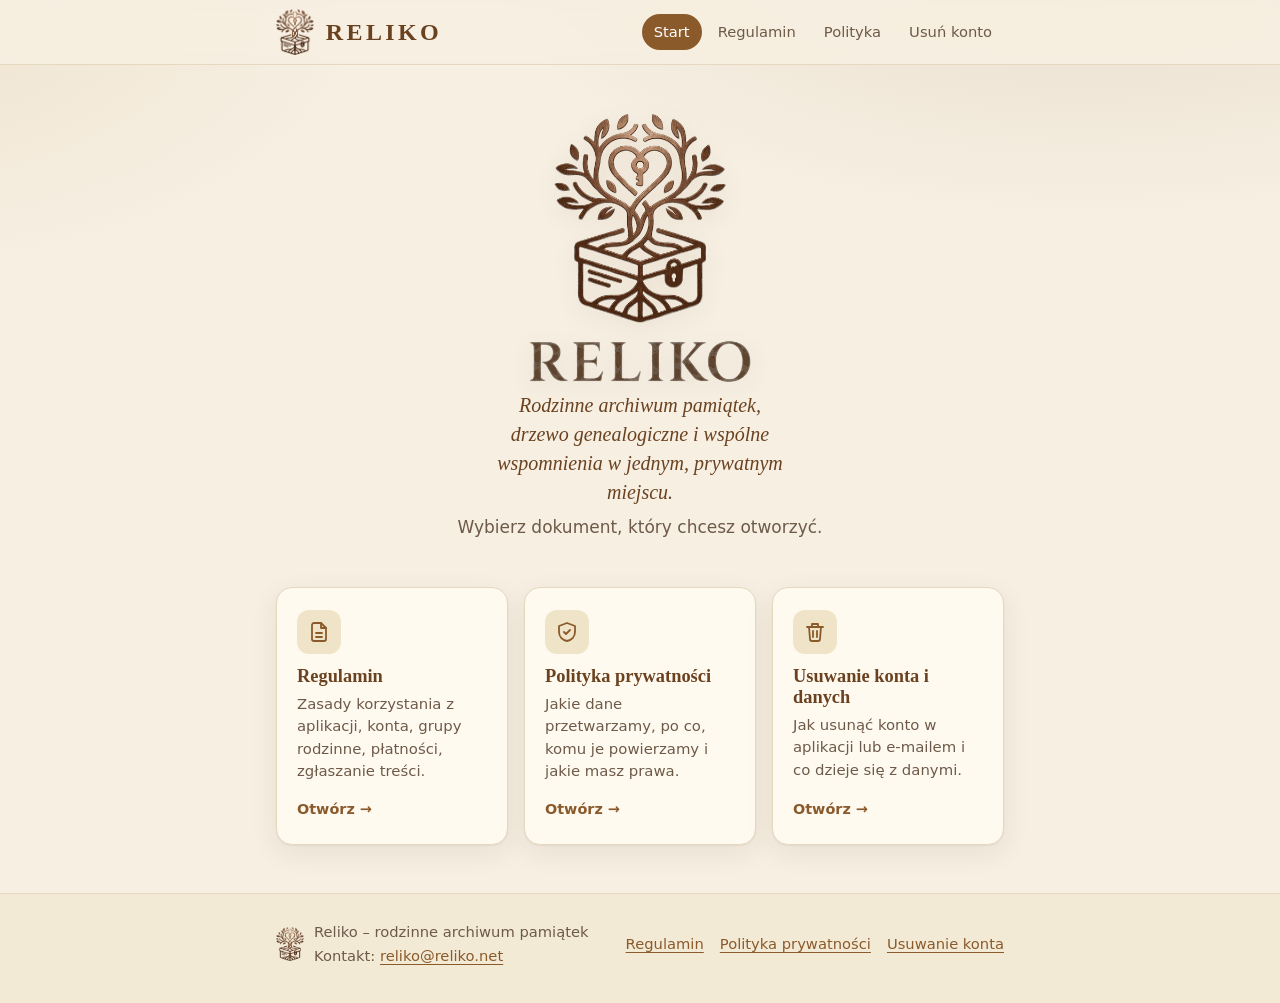
<file: index.html>
<!doctype html>
<html lang="pl">
<head>
<meta charset="utf-8">
<meta name="viewport" content="width=device-width, initial-scale=1">
<title>Reliko – rodzinne archiwum pamiątek</title>
<meta name="description" content="Regulamin, Polityka prywatności i usuwanie konta w aplikacji Reliko, rodzinnym archiwum pamiątek.">
<meta name="theme-color" content="#f6efe2">
<link rel="icon" type="image/png" sizes="32x32" href="img/favicon-32.png">
<link rel="icon" type="image/png" sizes="64x64" href="img/favicon-64.png">
<link rel="apple-touch-icon" href="img/apple-touch-icon.png">
<meta property="og:type" content="website">
<meta property="og:site_name" content="Reliko">
<meta property="og:title" content="Reliko – rodzinne archiwum pamiątek">
<meta property="og:description" content="Regulamin, Polityka prywatności i usuwanie konta w aplikacji Reliko, rodzinnym archiwum pamiątek.">
<meta property="og:image" content="https://legal.reliko.net/img/og.png">
<meta name="twitter:card" content="summary_large_image">
<link rel="stylesheet" href="style.css">
</head>
<body>
<header class="site-header"><div class="wrap">
  <a class="brand" href="index.html" aria-label="Reliko – strona główna"><img src="img/icon-header.png" alt="" width="40" height="46"><span>Reliko</span></a>
  <nav class="site-nav" aria-label="Główna nawigacja"><a href="index.html" aria-current="page">Start</a><a href="regulamin.html">Regulamin</a><a href="polityka.html">Polityka</a><a href="usun-konto.html">Usuń konto</a></nav>
</div></header>
<div class="wrap">
<section class="landing">
  <img class="logo" src="img/logo.png" alt="Reliko – logo: drzewo z sercem i kluczem wyrastające ze skrzyni" width="208" height="252">
  <p class="tagline">Rodzinne archiwum pamiątek, drzewo genealogiczne i wspólne wspomnienia w jednym, prywatnym miejscu.</p>
  <p class="lead">Wybierz dokument, który chcesz otworzyć.</p>
</section>
<main>
<nav class="choices" aria-label="Dokumenty">
  <a class="choice" href="regulamin.html">
    <div class="ico"><svg viewBox="0 0 24 24" fill="none" stroke="currentColor" stroke-width="1.8" stroke-linecap="round" stroke-linejoin="round"><path d="M14 3H7a2 2 0 0 0-2 2v14a2 2 0 0 0 2 2h10a2 2 0 0 0 2-2V8z"/><path d="M14 3v5h5M9 13h6M9 17h6"/></svg></div>
    <strong>Regulamin</strong>
    <span class="d">Zasady korzystania z aplikacji, konta, grupy rodzinne, płatności, zgłaszanie treści.</span>
    <span class="go">Otwórz →</span>
  </a>
  <a class="choice" href="polityka.html">
    <div class="ico"><svg viewBox="0 0 24 24" fill="none" stroke="currentColor" stroke-width="1.8" stroke-linecap="round" stroke-linejoin="round"><path d="M12 3l8 3v6c0 4.5-3.2 8-8 9-4.8-1-8-4.5-8-9V6z"/><path d="M9 12l2 2 4-4"/></svg></div>
    <strong>Polityka prywatności</strong>
    <span class="d">Jakie dane przetwarzamy, po co, komu je powierzamy i jakie masz prawa.</span>
    <span class="go">Otwórz →</span>
  </a>
  <a class="choice" href="usun-konto.html">
    <div class="ico"><svg viewBox="0 0 24 24" fill="none" stroke="currentColor" stroke-width="1.8" stroke-linecap="round" stroke-linejoin="round"><path d="M4 7h16M10 11v6M14 11v6M6 7l1 12a2 2 0 0 0 2 2h6a2 2 0 0 0 2-2l1-12M9 7V4h6v3"/></svg></div>
    <strong>Usuwanie konta i danych</strong>
    <span class="d">Jak usunąć konto w aplikacji lub e-mailem i co dzieje się z danymi.</span>
    <span class="go">Otwórz →</span>
  </a>
</nav>
</main>
</div>
<footer class="site-footer"><div class="wrap">
  <div class="fbrand"><img src="img/icon-header.png" alt="" width="30" height="34"><p>Reliko – rodzinne archiwum pamiątek<br>Kontakt: <a href="mailto:reliko@reliko.net">reliko@reliko.net</a></p></div>
  <nav aria-label="Dokumenty"><a href="regulamin.html">Regulamin</a><a href="polityka.html">Polityka prywatności</a><a href="usun-konto.html">Usuwanie konta</a></nav>
</div></footer>
</body>
</html>
</file>
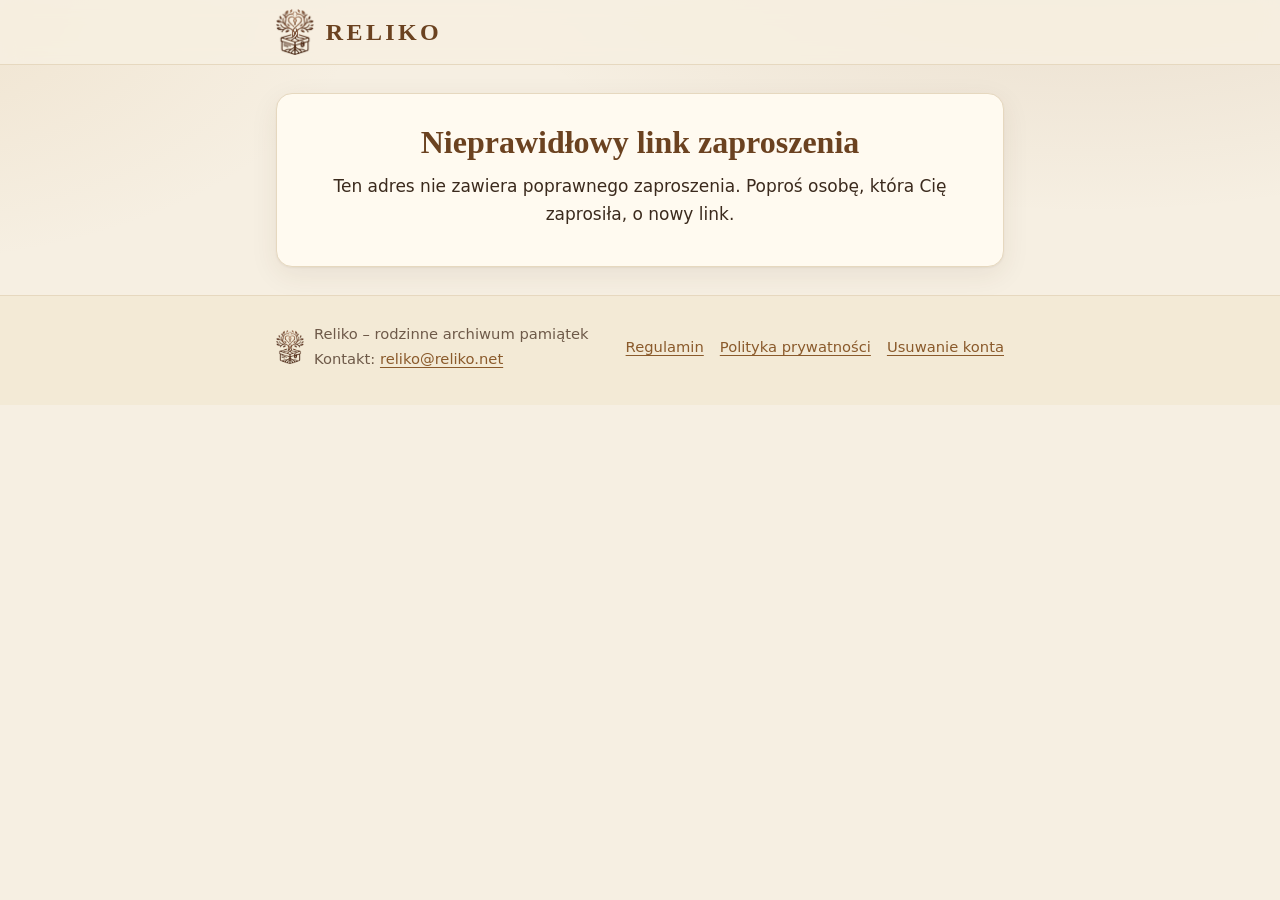
<file: dolacz.html>
<!doctype html>
<html lang="pl">
<head>
<meta charset="utf-8">
<meta name="viewport" content="width=device-width, initial-scale=1">
<title>Zaproszenie do rodziny – Reliko</title>
<meta name="description" content="Zaproszenie do rodzinnego archiwum w aplikacji Reliko.">
<meta name="robots" content="noindex, nofollow">
<meta name="referrer" content="no-referrer">
<meta name="theme-color" content="#f6efe2">
<link rel="icon" type="image/png" sizes="32x32" href="img/favicon-32.png">
<link rel="stylesheet" href="style.css">
<style>
  .invite { background:var(--card); border:1px solid var(--line); border-radius:16px; box-shadow:var(--shadow); padding:28px 24px; margin:28px 0; text-align:center; }
  .invite h1 { font:600 clamp(1.5rem,5vw,2rem)/1.25 var(--serif); color:var(--accent-dark); margin:0 0 10px; }
  .invite p { margin:.6em 0; }
  .btn { display:inline-block; background:var(--accent); color:#fff; text-decoration:none; font-weight:600; padding:14px 26px; border-radius:999px; margin:12px 0 4px; border:0; font-size:1rem; cursor:pointer; }
  .btn:hover { background:var(--accent-dark); color:#fff; }
  .token { font:600 1.15rem/1.4 ui-monospace,SFMono-Regular,Menlo,Consolas,monospace; letter-spacing:.06em; background:#fff; border:1px dashed var(--accent); border-radius:10px; padding:10px 12px; word-break:break-all; user-select:all; }
  .steps { text-align:left; max-width:520px; margin:18px auto 0; }
  .steps li { margin:.5em 0; }
  .note { color:var(--muted); font-size:.92rem; }
  [hidden] { display:none !important; }
</style>
</head>
<body>
<header class="site-header"><div class="wrap">
  <a class="brand" href="index.html" aria-label="Reliko – strona główna"><img src="img/icon-header.png" alt="" width="40" height="46"><span>Reliko</span></a>
</div></header>
<div class="wrap">
<main class="invite">
  <div id="valid" hidden>
    <h1>Zaproszono Cię do rodzinnego archiwum</h1>
    <p>Otwórz zaproszenie w aplikacji Reliko, zaloguj się (albo załóż konto) i wyślij prośbę o dołączenie. Właściciel lub administrator rodziny musi ją zatwierdzić, zanim zobaczysz archiwum.</p>
    <a id="open" class="btn" href="#">Otwórz w aplikacji Reliko</a>
    <p class="note">Przycisk działa na telefonie z zainstalowaną aplikacją.</p>
    <ol class="steps">
      <li>Zainstaluj aplikację Reliko na telefonie z Androidem.</li>
      <li>Jeśli przycisk powyżej nie otwiera aplikacji: skopiuj poniższy kod zaproszenia.</li>
      <li>W aplikacji wybierz „Dołącz do istniejącej grupy” i wklej kod (albo cały link z wiadomości) w polu „Kod lub link zaproszenia”.</li>
    </ol>
    <div id="token" class="token"></div>
    <button id="copy" class="btn" type="button">Kopiuj kod zaproszenia</button>
  </div>
  <div id="invalid" hidden>
    <h1>Nieprawidłowy link zaproszenia</h1>
    <p>Ten adres nie zawiera poprawnego zaproszenia. Poproś osobę, która Cię zaprosiła, o nowy link.</p>
  </div>
</main>
</div>
<footer class="site-footer"><div class="wrap">
  <div class="fbrand"><img src="img/icon-header.png" alt="" width="30" height="34"><p>Reliko – rodzinne archiwum pamiątek<br>Kontakt: <a href="mailto:reliko@reliko.net">reliko@reliko.net</a></p></div>
  <nav aria-label="Dokumenty"><a href="regulamin.html">Regulamin</a><a href="polityka.html">Polityka prywatności</a><a href="usun-konto.html">Usuwanie konta</a></nav>
</div></footer>
<script>
(function () {
  // Kod zaproszenia z adresu (?k=...). Strona jest statyczna: nic nie jest
  // nigdzie wysyłane, a sam kod nie daje dostępu - tylko pozwala poprosić
  // o dołączenie, co musi zatwierdzić właściciel lub administrator rodziny.
  var k = (new URLSearchParams(location.search).get('k') || '').trim().toUpperCase();
  var ok = /^[A-Z0-9]{20,64}$/.test(k);
  document.getElementById(ok ? 'valid' : 'invalid').hidden = false;
  if (!ok) return;
  document.getElementById('token').textContent = k;
  var open = document.getElementById('open');
  var isAndroid = /android/i.test(navigator.userAgent);
  open.href = isAndroid
    ? 'intent://join?k=' + k + '#Intent;scheme=reliko;package=net.reliko.app;end'
    : 'reliko://join?k=' + k;
  document.getElementById('copy').addEventListener('click', function () {
    var btn = this;
    function done() { btn.textContent = 'Skopiowano'; }
    if (navigator.clipboard && navigator.clipboard.writeText) {
      navigator.clipboard.writeText(k).then(done, function () {});
    } else {
      var r = document.createRange();
      r.selectNodeContents(document.getElementById('token'));
      var s = getSelection(); s.removeAllRanges(); s.addRange(r);
      try { document.execCommand('copy'); done(); } catch (e) {}
    }
  });
})();
</script>
</body>
</html>
</file>
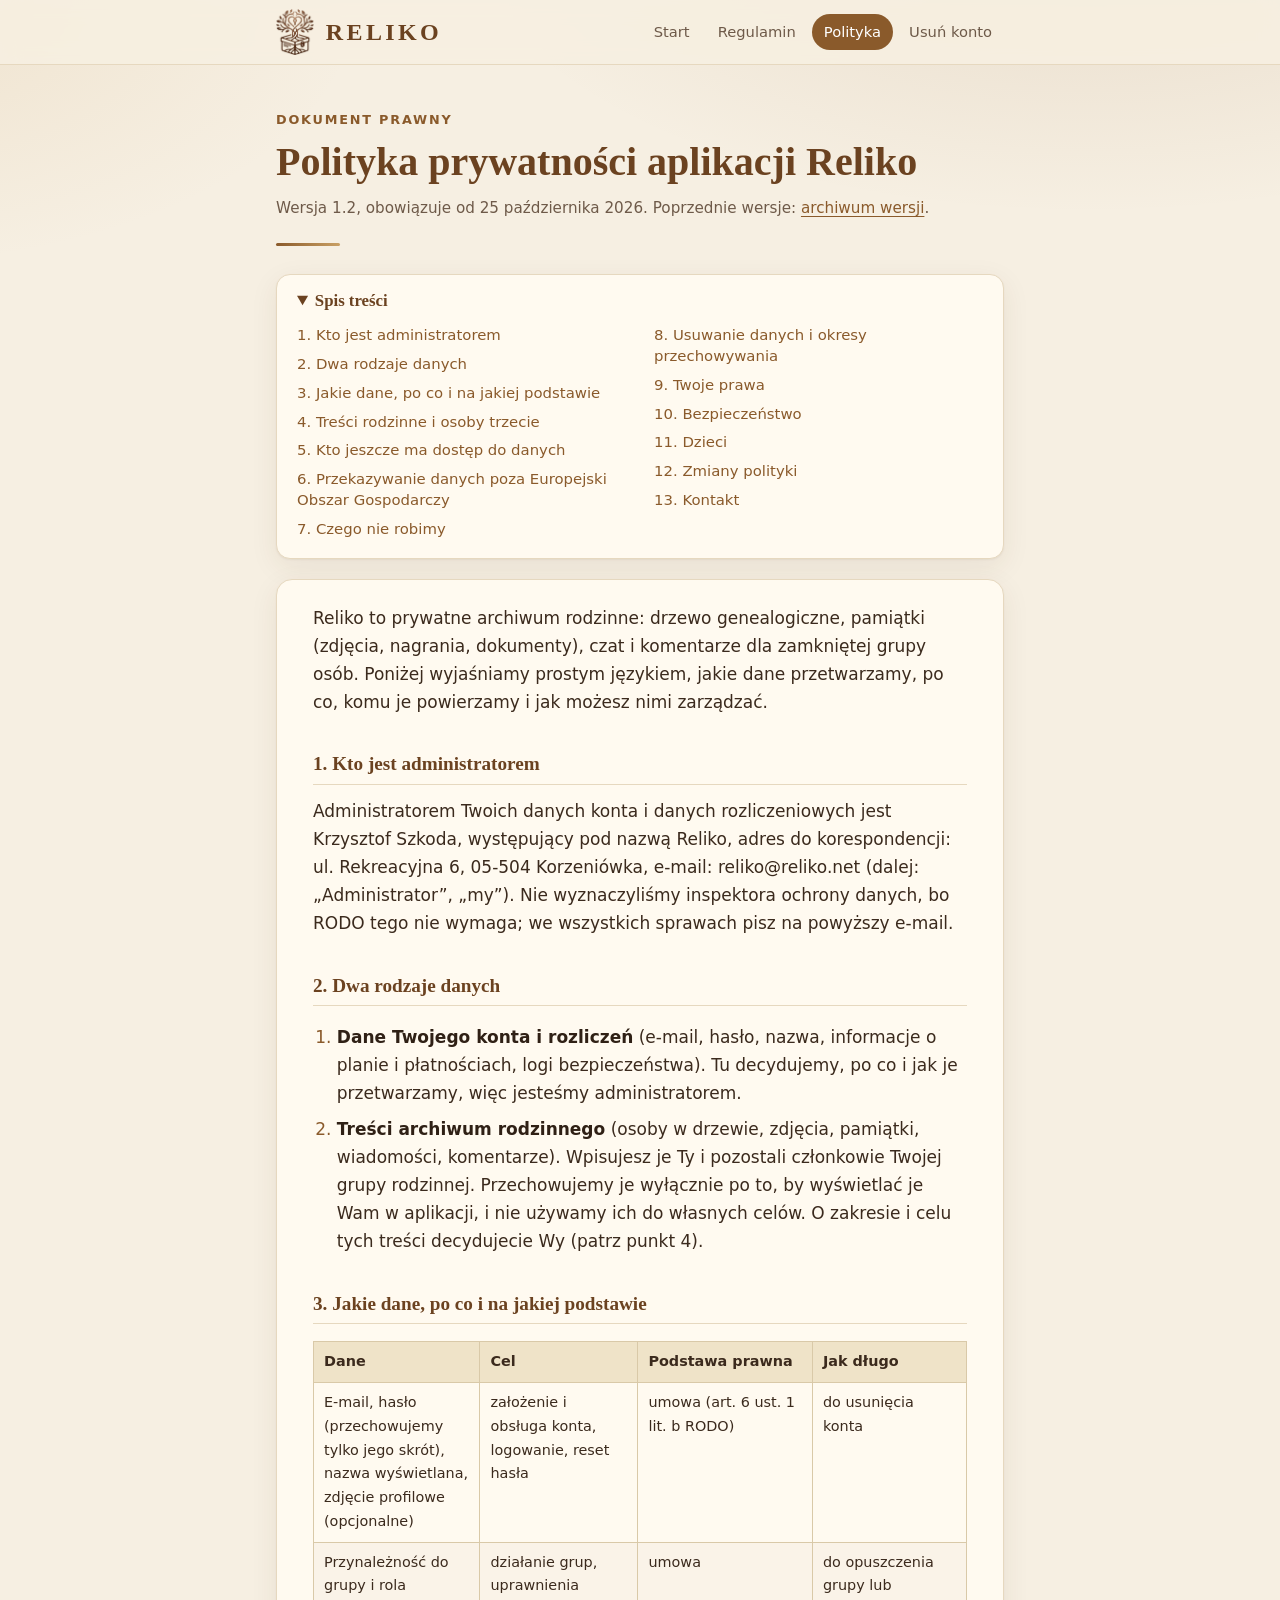
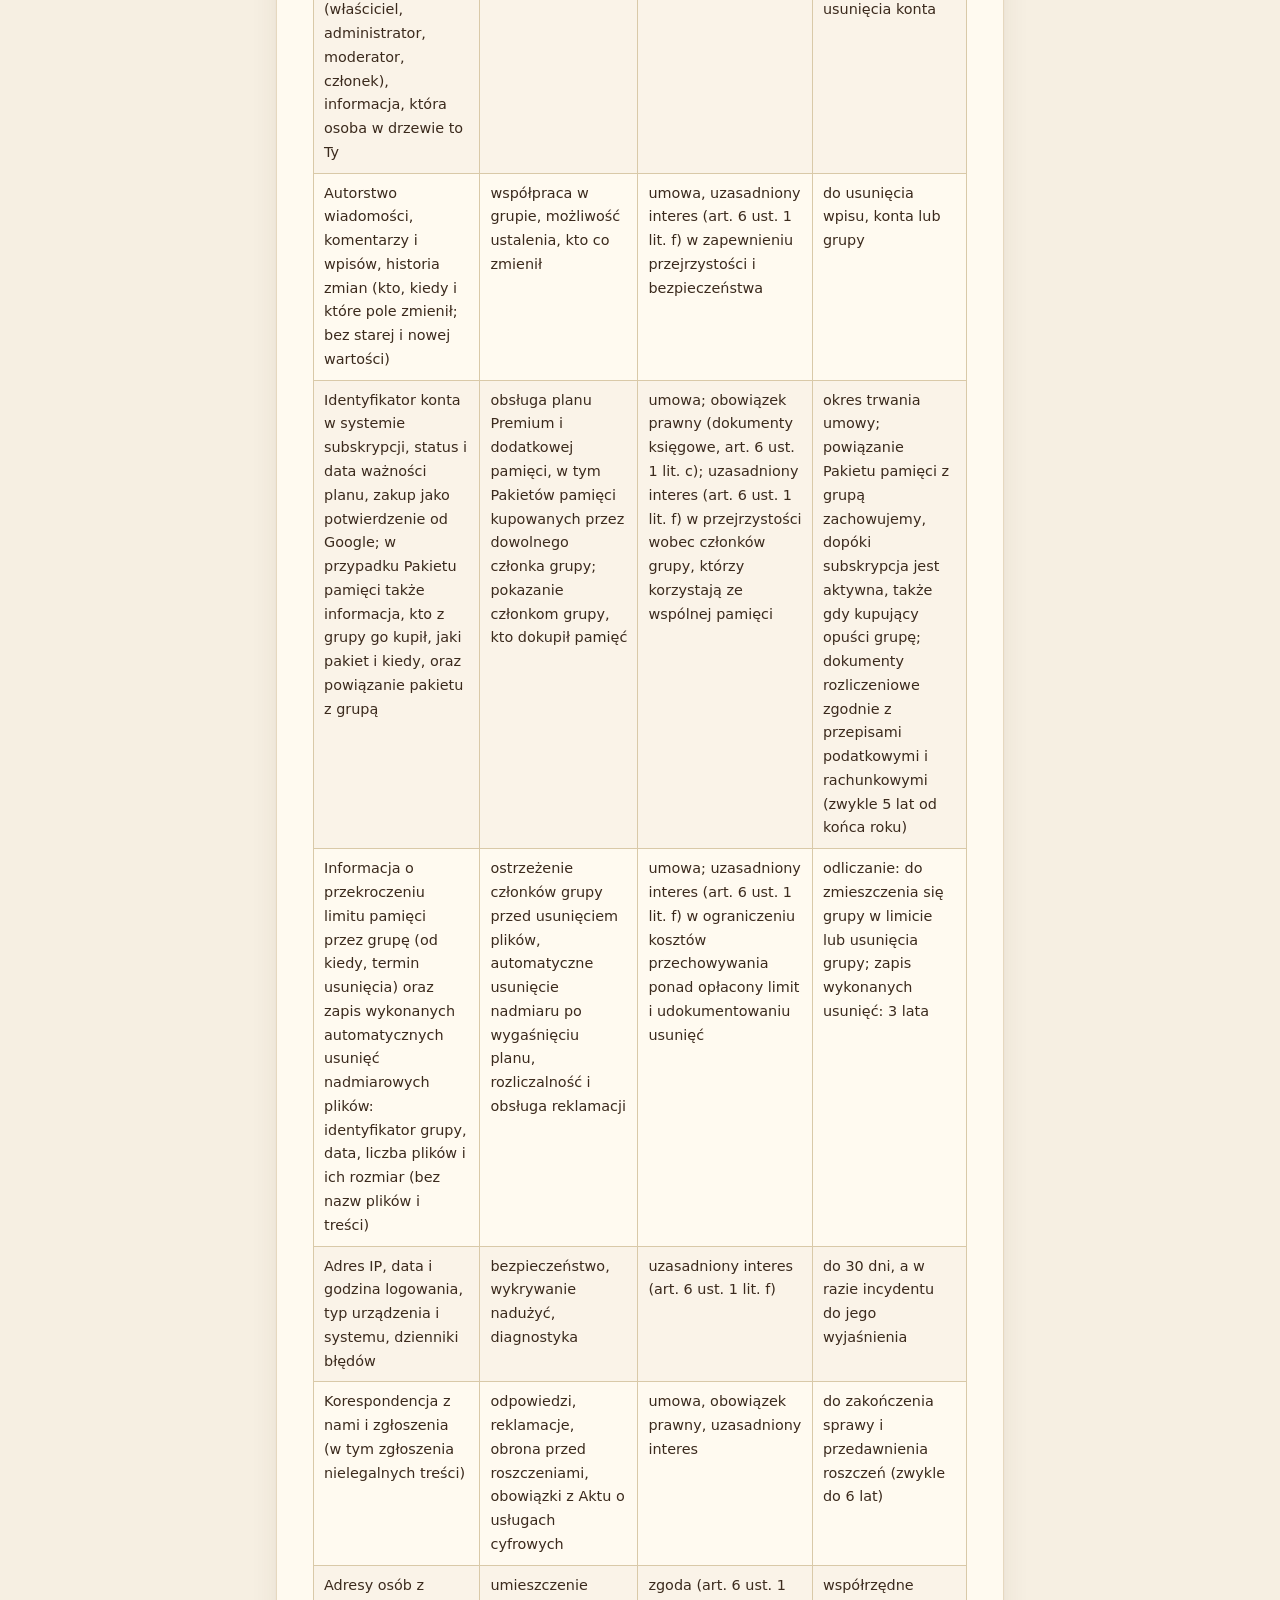
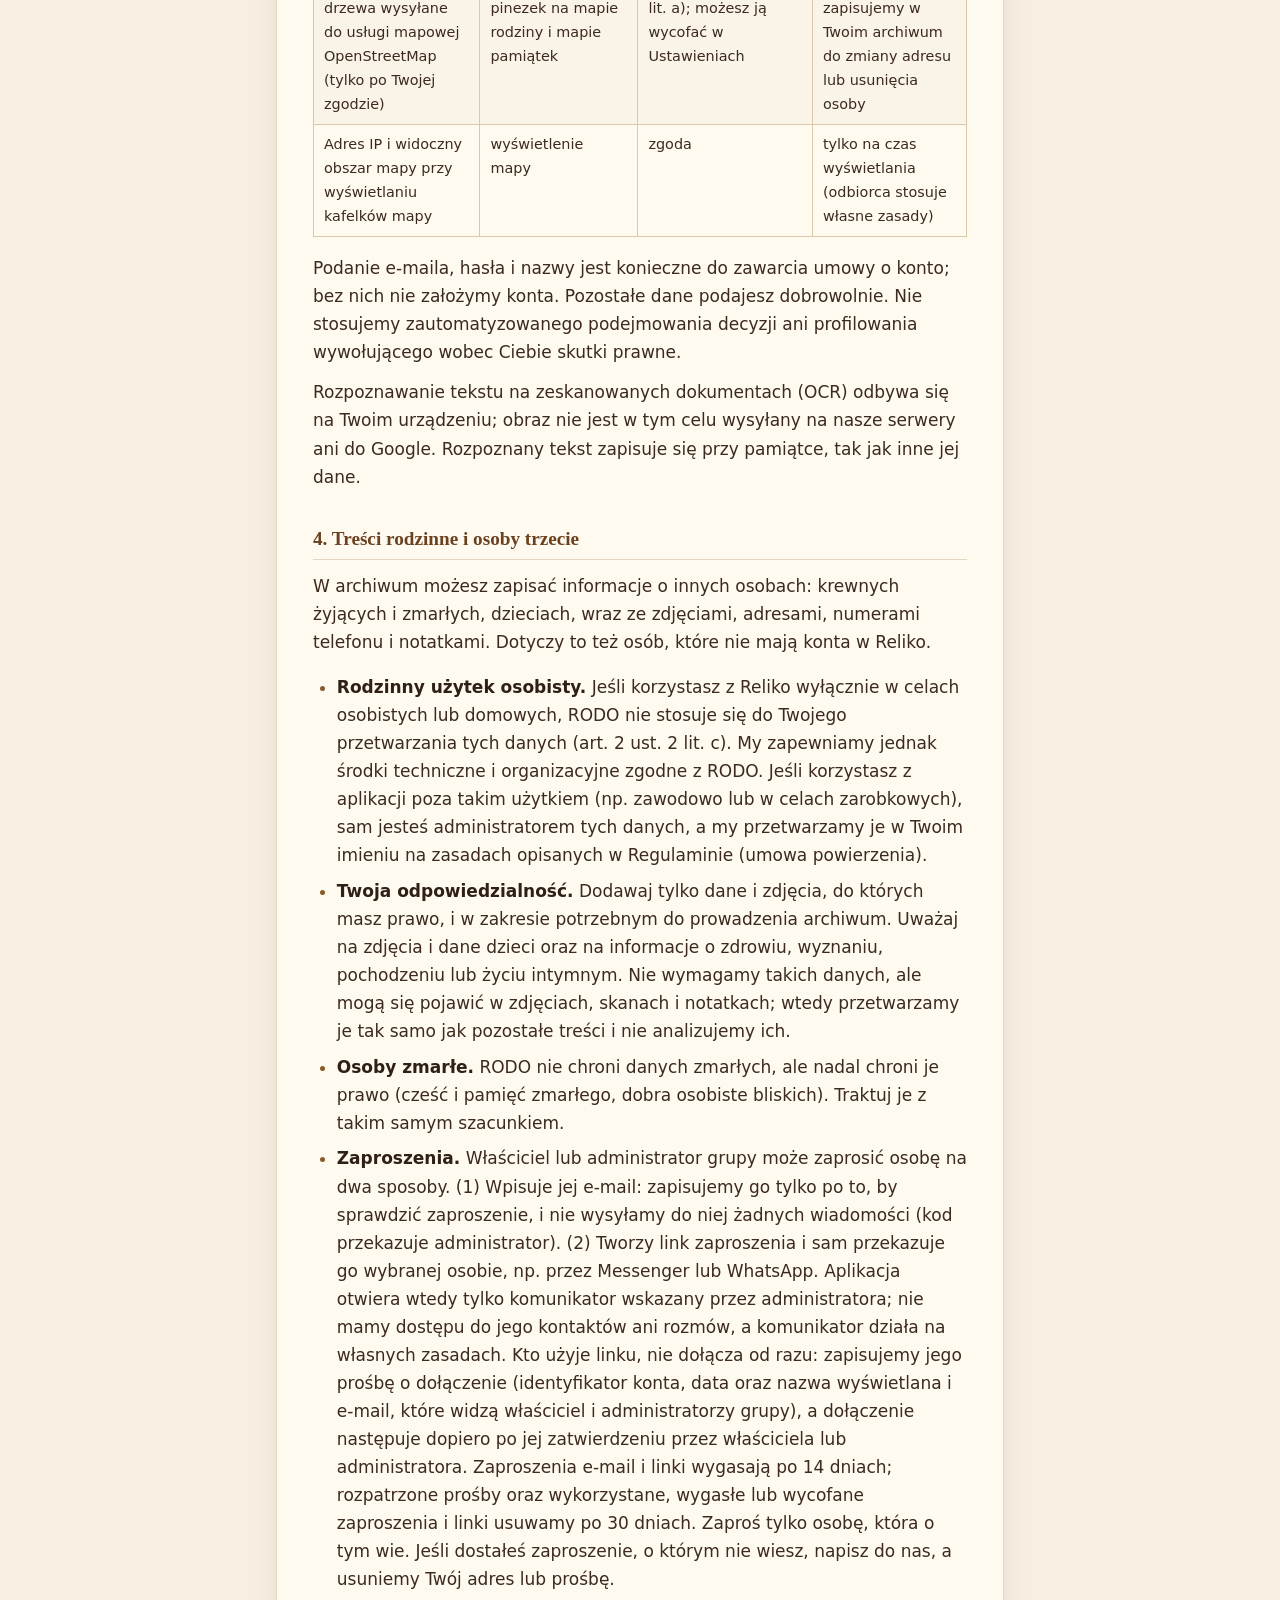
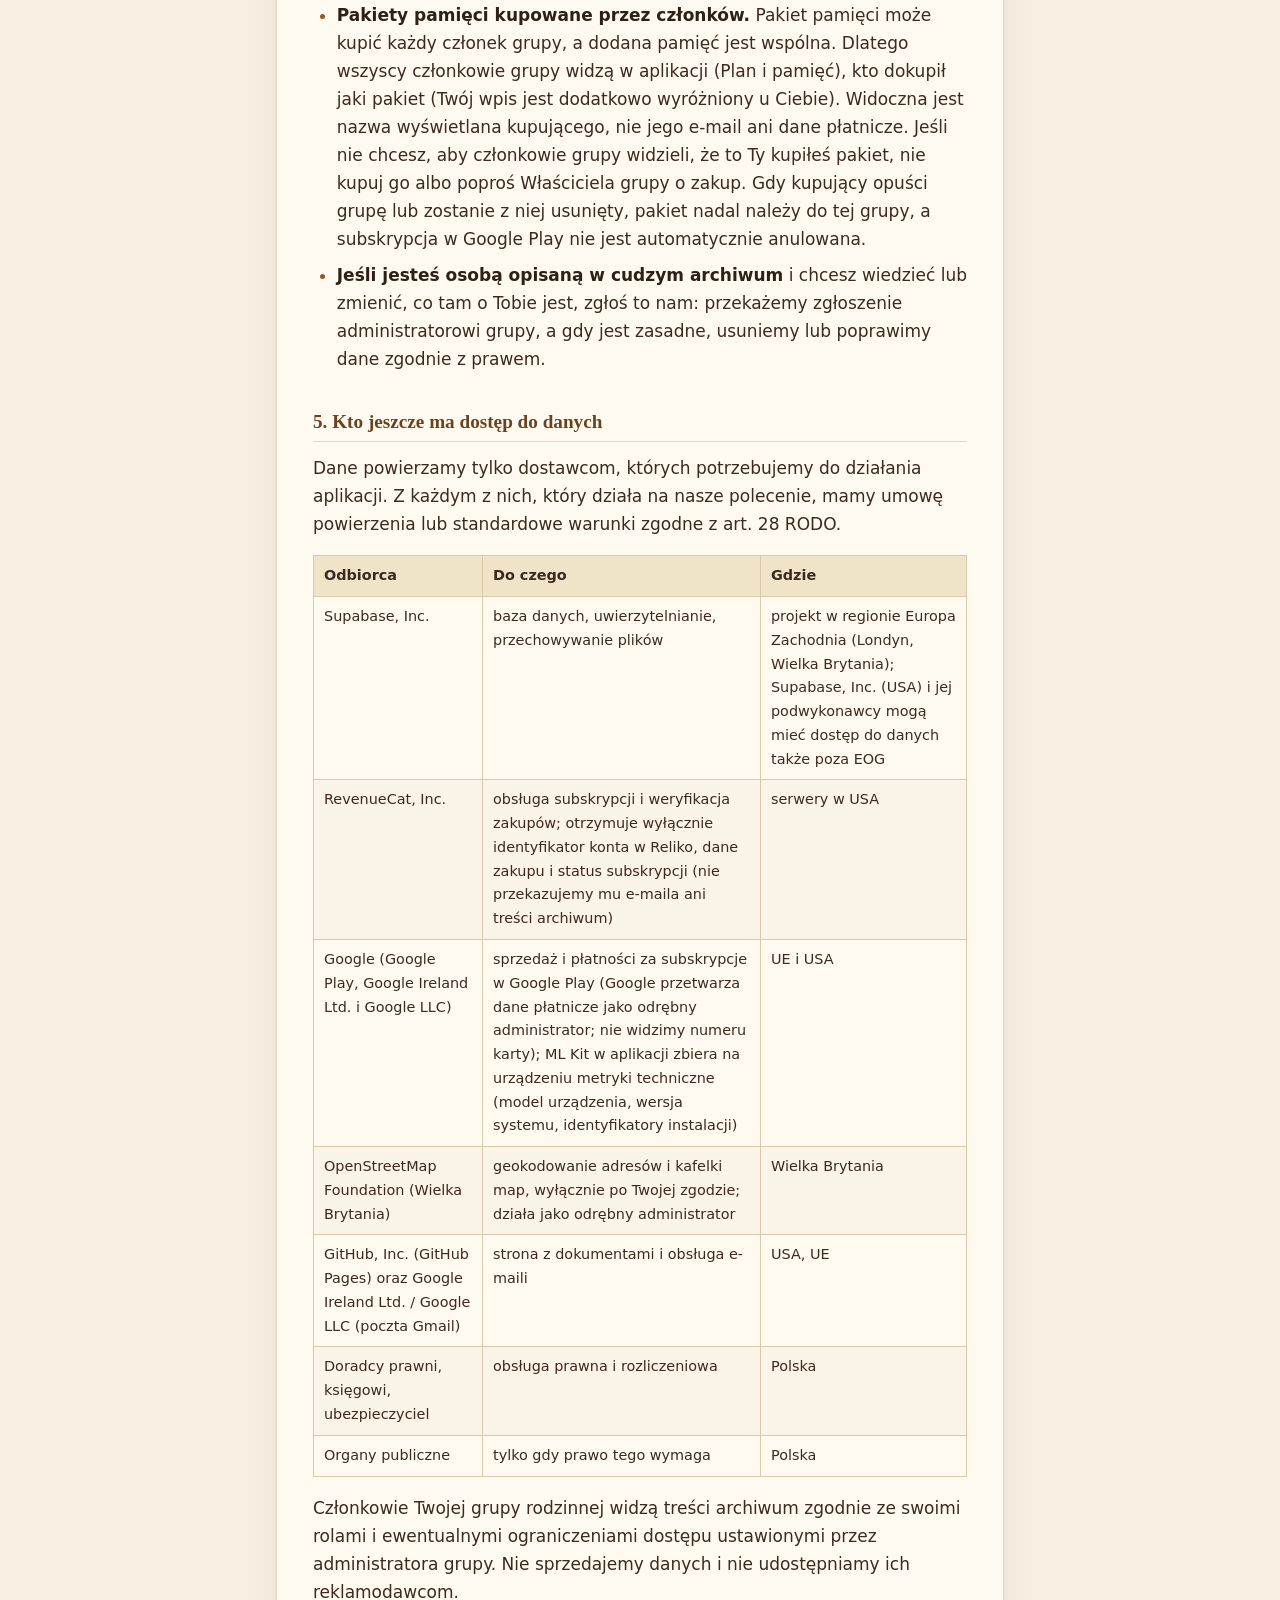
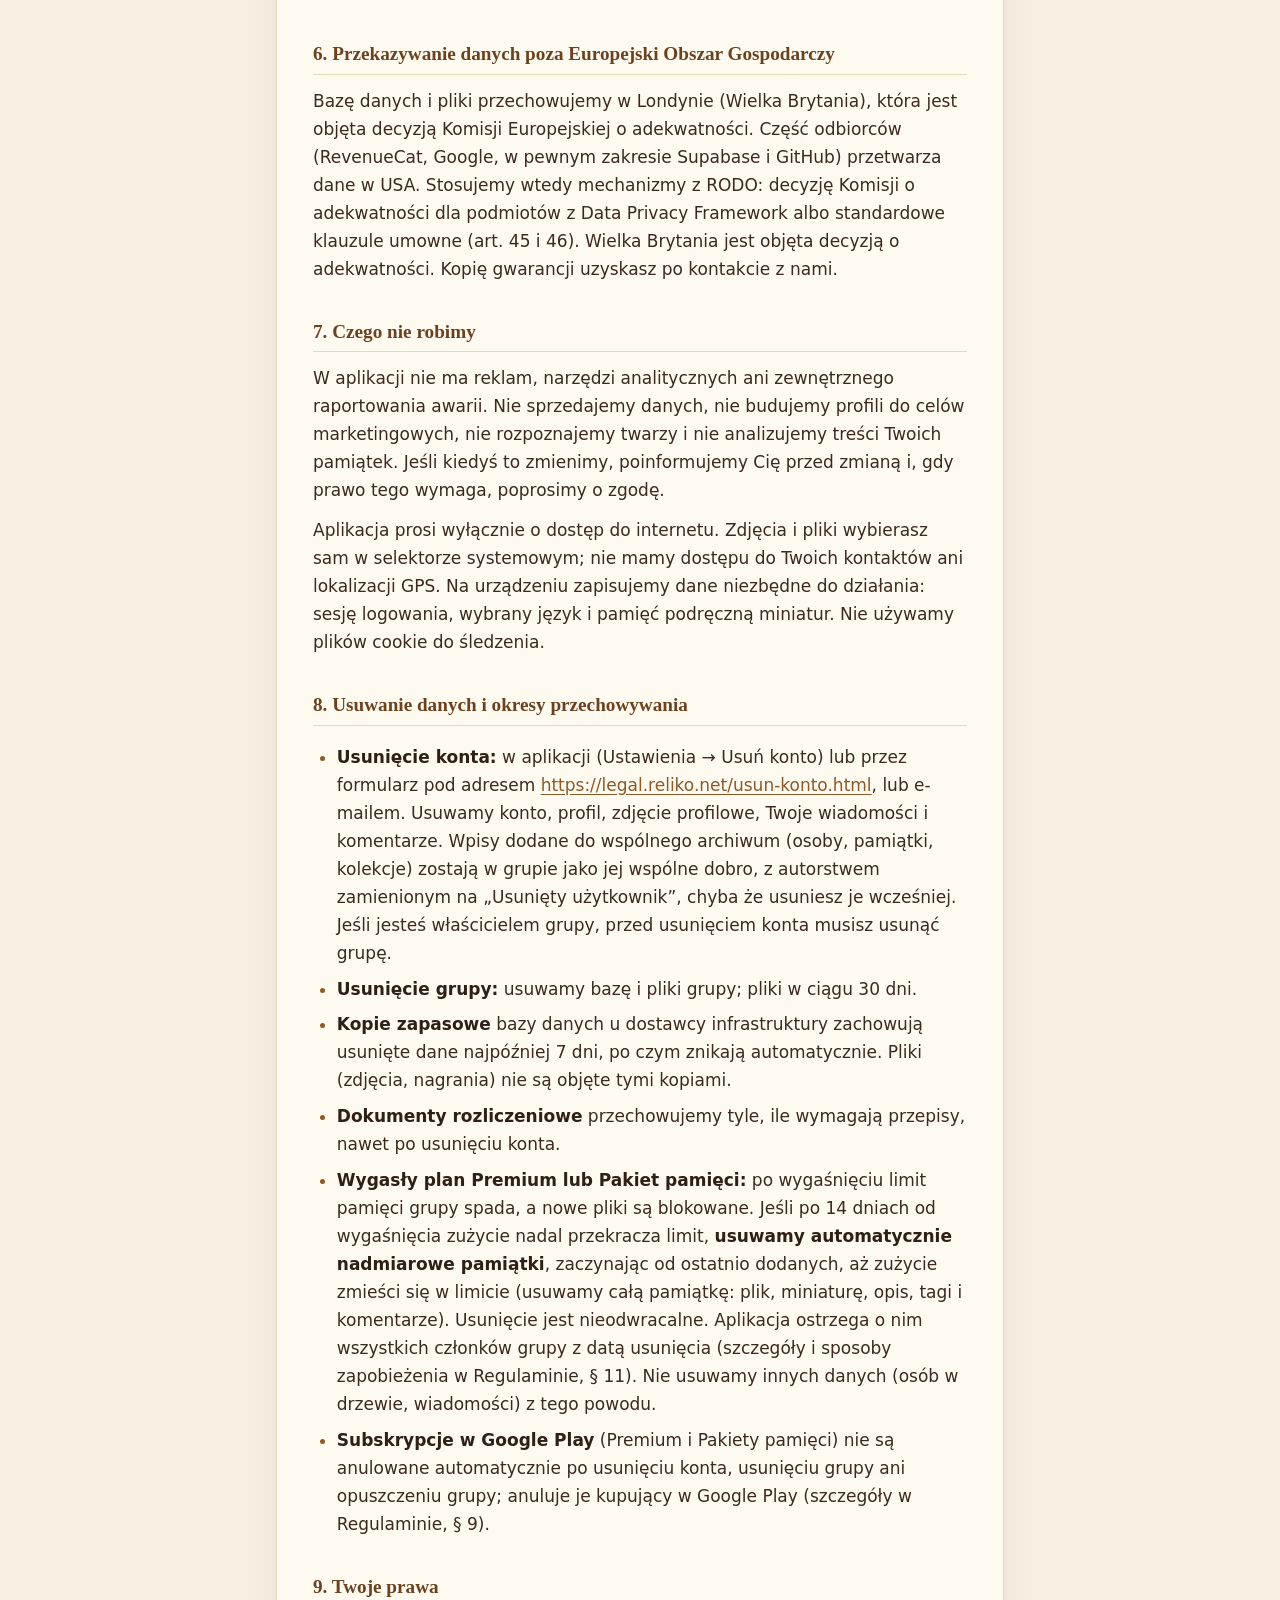
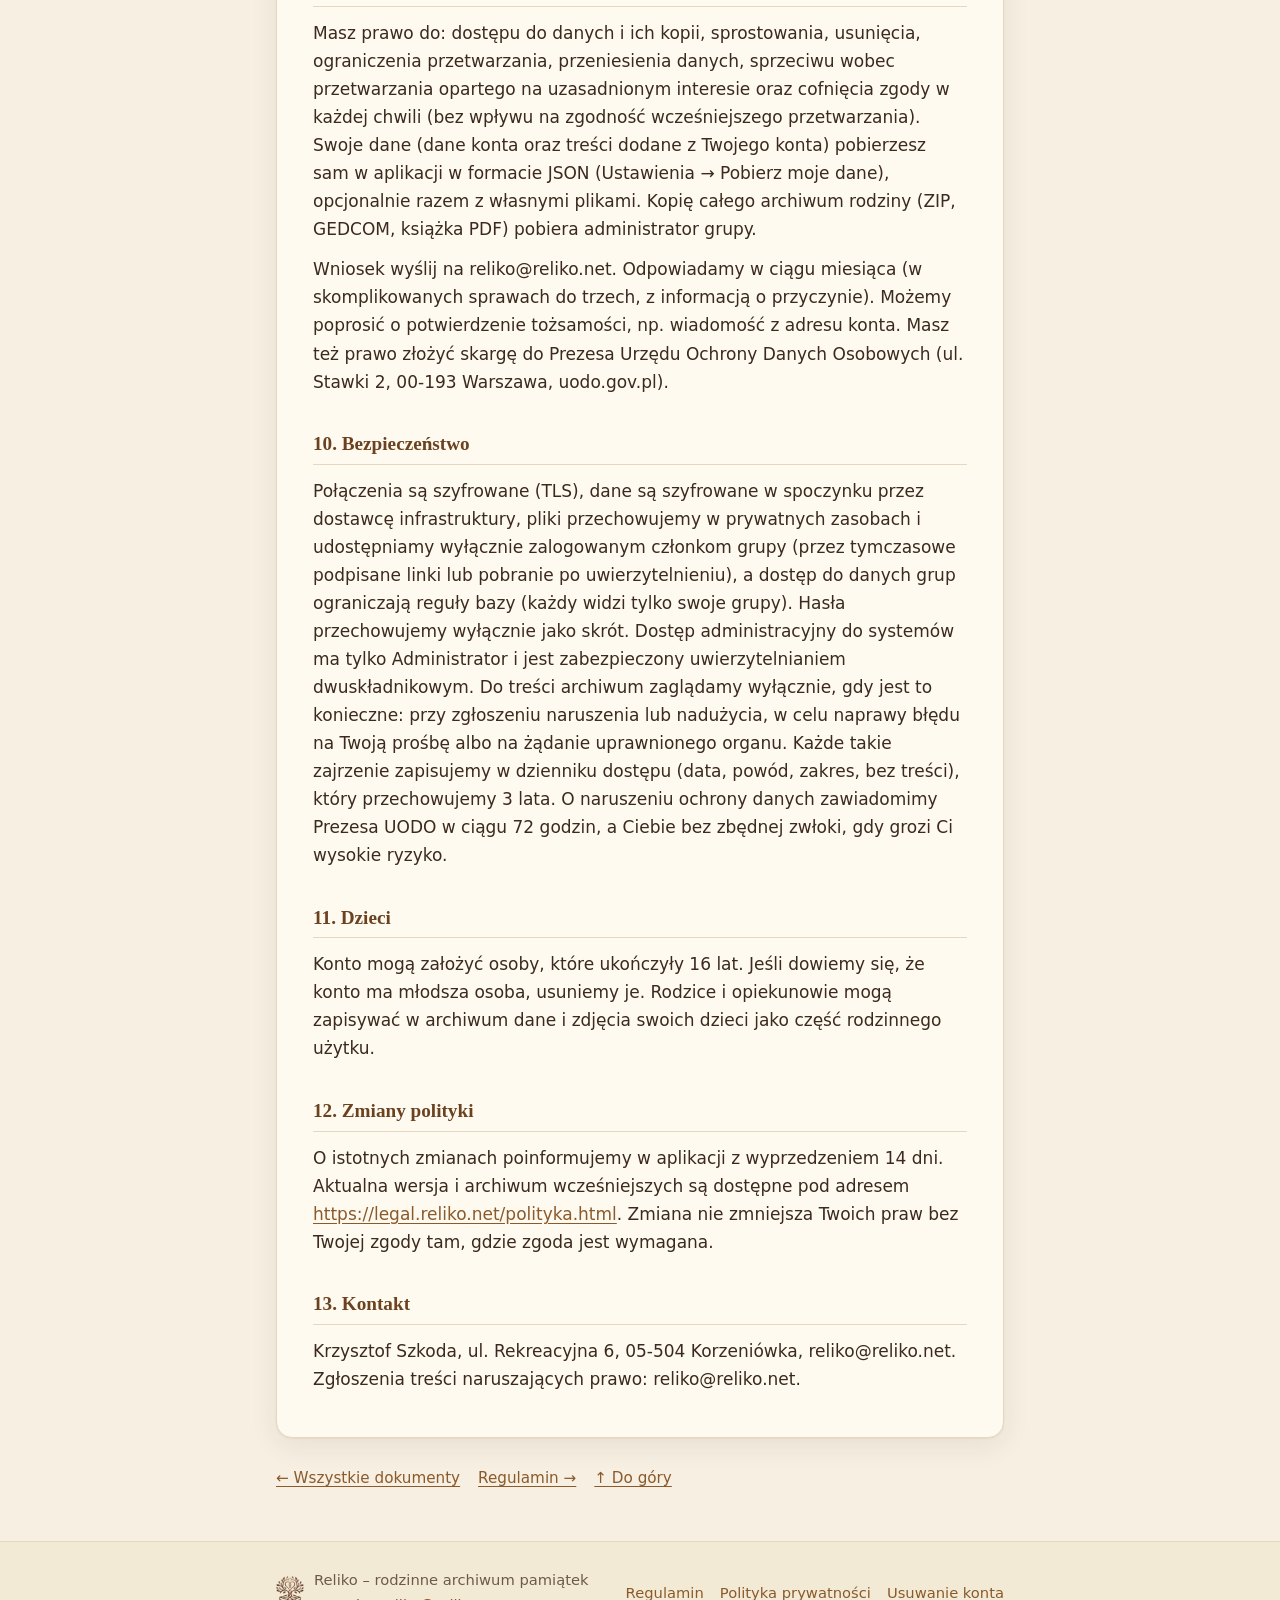
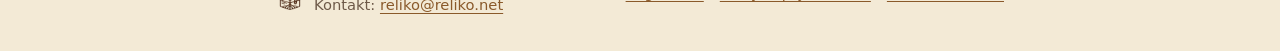
<file: polityka.html>
<!doctype html>
<html lang="pl">
<head>
<meta charset="utf-8">
<meta name="viewport" content="width=device-width, initial-scale=1">
<title>Polityka prywatności – Reliko</title>
<meta name="description" content="Polityka prywatności aplikacji Reliko: jakie dane przetwarzamy, po co, komu je powierzamy i jakie masz prawa.">
<meta name="theme-color" content="#f6efe2">
<link rel="icon" type="image/png" sizes="32x32" href="img/favicon-32.png">
<link rel="icon" type="image/png" sizes="64x64" href="img/favicon-64.png">
<link rel="apple-touch-icon" href="img/apple-touch-icon.png">
<meta property="og:type" content="website">
<meta property="og:site_name" content="Reliko">
<meta property="og:title" content="Polityka prywatności – Reliko">
<meta property="og:description" content="Polityka prywatności aplikacji Reliko: jakie dane przetwarzamy, po co, komu je powierzamy i jakie masz prawa.">
<meta property="og:image" content="https://legal.reliko.net/img/og.png">
<meta name="twitter:card" content="summary_large_image">
<link rel="stylesheet" href="style.css">
</head>
<body>
<header class="site-header"><div class="wrap">
  <a class="brand" href="index.html" aria-label="Reliko – strona główna"><img src="img/icon-header.png" alt="" width="40" height="46"><span>Reliko</span></a>
  <nav class="site-nav" aria-label="Główna nawigacja"><a href="index.html">Start</a><a href="regulamin.html">Regulamin</a><a href="polityka.html" aria-current="page">Polityka</a><a href="usun-konto.html">Usuń konto</a></nav>
</div></header>
<div class="wrap">
<div class="hero"><p class="eyebrow">Dokument prawny</p><h1>Polityka prywatności aplikacji Reliko</h1><p class="meta">Wersja 1.2, obowiązuje od 25 października 2026. Poprzednie wersje: <a href="https://github.com/reliko-creator/reliko-legal/commits">archiwum wersji</a>.</p></div>
<main class="doc">
<div class="doc-card">
<p>Reliko to prywatne archiwum rodzinne: drzewo genealogiczne, pamiątki (zdjęcia, nagrania, dokumenty), czat i komentarze dla zamkniętej grupy osób. Poniżej wyjaśniamy prostym językiem, jakie dane przetwarzamy, po co, komu je powierzamy i jak możesz nimi zarządzać.</p>
<h2>1. Kto jest administratorem</h2>
<p>Administratorem Twoich danych konta i danych rozliczeniowych jest Krzysztof Szkoda, występujący pod nazwą Reliko, adres do korespondencji: ul. Rekreacyjna 6, 05-504 Korzeniówka, e-mail: reliko@reliko.net (dalej: „Administrator”, „my”). Nie wyznaczyliśmy inspektora ochrony danych, bo RODO tego nie wymaga; we wszystkich sprawach pisz na powyższy e-mail.</p>
<h2>2. Dwa rodzaje danych</h2>
<ol>
<li><strong>Dane Twojego konta i rozliczeń</strong> (e-mail, hasło, nazwa, informacje o planie i płatnościach, logi bezpieczeństwa). Tu decydujemy, po co i jak je przetwarzamy, więc jesteśmy administratorem.</li>
<li><strong>Treści archiwum rodzinnego</strong> (osoby w drzewie, zdjęcia, pamiątki, wiadomości, komentarze). Wpisujesz je Ty i pozostali członkowie Twojej grupy rodzinnej. Przechowujemy je wyłącznie po to, by wyświetlać je Wam w aplikacji, i nie używamy ich do własnych celów. O zakresie i celu tych treści decydujecie Wy (patrz punkt 4).</li>
</ol>
<h2>3. Jakie dane, po co i na jakiej podstawie</h2>
<div class="tw"><table>
<thead>
<tr>
<th>Dane</th>
<th>Cel</th>
<th>Podstawa prawna</th>
<th>Jak długo</th>
</tr>
</thead>
<tbody>
<tr>
<td>E-mail, hasło (przechowujemy tylko jego skrót), nazwa wyświetlana, zdjęcie profilowe (opcjonalne)</td>
<td>założenie i obsługa konta, logowanie, reset hasła</td>
<td>umowa (art. 6 ust. 1 lit. b RODO)</td>
<td>do usunięcia konta</td>
</tr>
<tr>
<td>Przynależność do grupy i rola (właściciel, administrator, moderator, członek), informacja, która osoba w drzewie to Ty</td>
<td>działanie grup, uprawnienia</td>
<td>umowa</td>
<td>do opuszczenia grupy lub usunięcia konta</td>
</tr>
<tr>
<td>Autorstwo wiadomości, komentarzy i wpisów, historia zmian (kto, kiedy i które pole zmienił; bez starej i nowej wartości)</td>
<td>współpraca w grupie, możliwość ustalenia, kto co zmienił</td>
<td>umowa, uzasadniony interes (art. 6 ust. 1 lit. f) w zapewnieniu przejrzystości i bezpieczeństwa</td>
<td>do usunięcia wpisu, konta lub grupy</td>
</tr>
<tr>
<td>Identyfikator konta w systemie subskrypcji, status i data ważności planu, zakup jako potwierdzenie od Google; w przypadku Pakietu pamięci także informacja, kto z grupy go kupił, jaki pakiet i kiedy, oraz powiązanie pakietu z grupą</td>
<td>obsługa planu Premium i dodatkowej pamięci, w tym Pakietów pamięci kupowanych przez dowolnego członka grupy; pokazanie członkom grupy, kto dokupił pamięć</td>
<td>umowa; obowiązek prawny (dokumenty księgowe, art. 6 ust. 1 lit. c); uzasadniony interes (art. 6 ust. 1 lit. f) w przejrzystości wobec członków grupy, którzy korzystają ze wspólnej pamięci</td>
<td>okres trwania umowy; powiązanie Pakietu pamięci z grupą zachowujemy, dopóki subskrypcja jest aktywna, także gdy kupujący opuści grupę; dokumenty rozliczeniowe zgodnie z przepisami podatkowymi i rachunkowymi (zwykle 5 lat od końca roku)</td>
</tr>
<tr>
<td>Informacja o przekroczeniu limitu pamięci przez grupę (od kiedy, termin usunięcia) oraz zapis wykonanych automatycznych usunięć nadmiarowych plików: identyfikator grupy, data, liczba plików i ich rozmiar (bez nazw plików i treści)</td>
<td>ostrzeżenie członków grupy przed usunięciem plików, automatyczne usunięcie nadmiaru po wygaśnięciu planu, rozliczalność i obsługa reklamacji</td>
<td>umowa; uzasadniony interes (art. 6 ust. 1 lit. f) w ograniczeniu kosztów przechowywania ponad opłacony limit i udokumentowaniu usunięć</td>
<td>odliczanie: do zmieszczenia się grupy w limicie lub usunięcia grupy; zapis wykonanych usunięć: 3 lata</td>
</tr>
<tr>
<td>Adres IP, data i godzina logowania, typ urządzenia i systemu, dzienniki błędów</td>
<td>bezpieczeństwo, wykrywanie nadużyć, diagnostyka</td>
<td>uzasadniony interes (art. 6 ust. 1 lit. f)</td>
<td>do 30 dni, a w razie incydentu do jego wyjaśnienia</td>
</tr>
<tr>
<td>Korespondencja z nami i zgłoszenia (w tym zgłoszenia nielegalnych treści)</td>
<td>odpowiedzi, reklamacje, obrona przed roszczeniami, obowiązki z Aktu o usługach cyfrowych</td>
<td>umowa, obowiązek prawny, uzasadniony interes</td>
<td>do zakończenia sprawy i przedawnienia roszczeń (zwykle do 6 lat)</td>
</tr>
<tr>
<td>Adresy osób z drzewa wysyłane do usługi mapowej OpenStreetMap (tylko po Twojej zgodzie)</td>
<td>umieszczenie pinezek na mapie rodziny i mapie pamiątek</td>
<td>zgoda (art. 6 ust. 1 lit. a); możesz ją wycofać w Ustawieniach</td>
<td>współrzędne zapisujemy w Twoim archiwum do zmiany adresu lub usunięcia osoby</td>
</tr>
<tr>
<td>Adres IP i widoczny obszar mapy przy wyświetlaniu kafelków mapy</td>
<td>wyświetlenie mapy</td>
<td>zgoda</td>
<td>tylko na czas wyświetlania (odbiorca stosuje własne zasady)</td>
</tr>
</tbody>
</table></div>
<p>Podanie e-maila, hasła i nazwy jest konieczne do zawarcia umowy o konto; bez nich nie założymy konta. Pozostałe dane podajesz dobrowolnie. Nie stosujemy zautomatyzowanego podejmowania decyzji ani profilowania wywołującego wobec Ciebie skutki prawne.</p>
<p>Rozpoznawanie tekstu na zeskanowanych dokumentach (OCR) odbywa się na Twoim urządzeniu; obraz nie jest w tym celu wysyłany na nasze serwery ani do Google. Rozpoznany tekst zapisuje się przy pamiątce, tak jak inne jej dane.</p>
<h2>4. Treści rodzinne i osoby trzecie</h2>
<p>W archiwum możesz zapisać informacje o innych osobach: krewnych żyjących i zmarłych, dzieciach, wraz ze zdjęciami, adresami, numerami telefonu i notatkami. Dotyczy to też osób, które nie mają konta w Reliko.</p>
<ul>
<li><strong>Rodzinny użytek osobisty.</strong> Jeśli korzystasz z Reliko wyłącznie w celach osobistych lub domowych, RODO nie stosuje się do Twojego przetwarzania tych danych (art. 2 ust. 2 lit. c). My zapewniamy jednak środki techniczne i organizacyjne zgodne z RODO. Jeśli korzystasz z aplikacji poza takim użytkiem (np. zawodowo lub w celach zarobkowych), sam jesteś administratorem tych danych, a my przetwarzamy je w Twoim imieniu na zasadach opisanych w Regulaminie (umowa powierzenia).</li>
<li><strong>Twoja odpowiedzialność.</strong> Dodawaj tylko dane i zdjęcia, do których masz prawo, i w zakresie potrzebnym do prowadzenia archiwum. Uważaj na zdjęcia i dane dzieci oraz na informacje o zdrowiu, wyznaniu, pochodzeniu lub życiu intymnym. Nie wymagamy takich danych, ale mogą się pojawić w zdjęciach, skanach i notatkach; wtedy przetwarzamy je tak samo jak pozostałe treści i nie analizujemy ich.</li>
<li><strong>Osoby zmarłe.</strong> RODO nie chroni danych zmarłych, ale nadal chroni je prawo (cześć i pamięć zmarłego, dobra osobiste bliskich). Traktuj je z takim samym szacunkiem.</li>
<li><strong>Zaproszenia.</strong> Właściciel lub administrator grupy może zaprosić osobę na dwa sposoby. (1) Wpisuje jej e-mail: zapisujemy go tylko po to, by sprawdzić zaproszenie, i nie wysyłamy do niej żadnych wiadomości (kod przekazuje administrator). (2) Tworzy link zaproszenia i sam przekazuje go wybranej osobie, np. przez Messenger lub WhatsApp. Aplikacja otwiera wtedy tylko komunikator wskazany przez administratora; nie mamy dostępu do jego kontaktów ani rozmów, a komunikator działa na własnych zasadach. Kto użyje linku, nie dołącza od razu: zapisujemy jego prośbę o dołączenie (identyfikator konta, data oraz nazwa wyświetlana i e-mail, które widzą właściciel i administratorzy grupy), a dołączenie następuje dopiero po jej zatwierdzeniu przez właściciela lub administratora. Zaproszenia e-mail i linki wygasają po 14 dniach; rozpatrzone prośby oraz wykorzystane, wygasłe lub wycofane zaproszenia i linki usuwamy po 30 dniach. Zaproś tylko osobę, która o tym wie. Jeśli dostałeś zaproszenie, o którym nie wiesz, napisz do nas, a usuniemy Twój adres lub prośbę.</li>
<li><strong>Pakiety pamięci kupowane przez członków.</strong> Pakiet pamięci może kupić każdy członek grupy, a dodana pamięć jest wspólna. Dlatego wszyscy członkowie grupy widzą w aplikacji (Plan i pamięć), kto dokupił jaki pakiet (Twój wpis jest dodatkowo wyróżniony u Ciebie). Widoczna jest nazwa wyświetlana kupującego, nie jego e-mail ani dane płatnicze. Jeśli nie chcesz, aby członkowie grupy widzieli, że to Ty kupiłeś pakiet, nie kupuj go albo poproś Właściciela grupy o zakup. Gdy kupujący opuści grupę lub zostanie z niej usunięty, pakiet nadal należy do tej grupy, a subskrypcja w Google Play nie jest automatycznie anulowana.</li>
<li><strong>Jeśli jesteś osobą opisaną w cudzym archiwum</strong> i chcesz wiedzieć lub zmienić, co tam o Tobie jest, zgłoś to nam: przekażemy zgłoszenie administratorowi grupy, a gdy jest zasadne, usuniemy lub poprawimy dane zgodnie z prawem.</li>
</ul>
<h2>5. Kto jeszcze ma dostęp do danych</h2>
<p>Dane powierzamy tylko dostawcom, których potrzebujemy do działania aplikacji. Z każdym z nich, który działa na nasze polecenie, mamy umowę powierzenia lub standardowe warunki zgodne z art. 28 RODO.</p>
<div class="tw"><table>
<thead>
<tr>
<th>Odbiorca</th>
<th>Do czego</th>
<th>Gdzie</th>
</tr>
</thead>
<tbody>
<tr>
<td>Supabase, Inc.</td>
<td>baza danych, uwierzytelnianie, przechowywanie plików</td>
<td>projekt w regionie Europa Zachodnia (Londyn, Wielka Brytania); Supabase, Inc. (USA) i jej podwykonawcy mogą mieć dostęp do danych także poza EOG</td>
</tr>
<tr>
<td>RevenueCat, Inc.</td>
<td>obsługa subskrypcji i weryfikacja zakupów; otrzymuje wyłącznie identyfikator konta w Reliko, dane zakupu i status subskrypcji (nie przekazujemy mu e-maila ani treści archiwum)</td>
<td>serwery w USA</td>
</tr>
<tr>
<td>Google (Google Play, Google Ireland Ltd. i Google LLC)</td>
<td>sprzedaż i płatności za subskrypcje w Google Play (Google przetwarza dane płatnicze jako odrębny administrator; nie widzimy numeru karty); ML Kit w aplikacji zbiera na urządzeniu metryki techniczne (model urządzenia, wersja systemu, identyfikatory instalacji)</td>
<td>UE i USA</td>
</tr>
<tr>
<td>OpenStreetMap Foundation (Wielka Brytania)</td>
<td>geokodowanie adresów i kafelki map, wyłącznie po Twojej zgodzie; działa jako odrębny administrator</td>
<td>Wielka Brytania</td>
</tr>
<tr>
<td>GitHub, Inc. (GitHub Pages) oraz Google Ireland Ltd. / Google LLC (poczta Gmail)</td>
<td>strona z dokumentami i obsługa e-maili</td>
<td>USA, UE</td>
</tr>
<tr>
<td>Doradcy prawni, księgowi, ubezpieczyciel</td>
<td>obsługa prawna i rozliczeniowa</td>
<td>Polska</td>
</tr>
<tr>
<td>Organy publiczne</td>
<td>tylko gdy prawo tego wymaga</td>
<td>Polska</td>
</tr>
</tbody>
</table></div>
<p>Członkowie Twojej grupy rodzinnej widzą treści archiwum zgodnie ze swoimi rolami i ewentualnymi ograniczeniami dostępu ustawionymi przez administratora grupy. Nie sprzedajemy danych i nie udostępniamy ich reklamodawcom.</p>
<h2>6. Przekazywanie danych poza Europejski Obszar Gospodarczy</h2>
<p>Bazę danych i pliki przechowujemy w Londynie (Wielka Brytania), która jest objęta decyzją Komisji Europejskiej o adekwatności. Część odbiorców (RevenueCat, Google, w pewnym zakresie Supabase i GitHub) przetwarza dane w USA. Stosujemy wtedy mechanizmy z RODO: decyzję Komisji o adekwatności dla podmiotów z Data Privacy Framework albo standardowe klauzule umowne (art. 45 i 46). Wielka Brytania jest objęta decyzją o adekwatności. Kopię gwarancji uzyskasz po kontakcie z nami.</p>
<h2>7. Czego nie robimy</h2>
<p>W aplikacji nie ma reklam, narzędzi analitycznych ani zewnętrznego raportowania awarii. Nie sprzedajemy danych, nie budujemy profili do celów marketingowych, nie rozpoznajemy twarzy i nie analizujemy treści Twoich pamiątek. Jeśli kiedyś to zmienimy, poinformujemy Cię przed zmianą i, gdy prawo tego wymaga, poprosimy o zgodę.</p>
<p>Aplikacja prosi wyłącznie o dostęp do internetu. Zdjęcia i pliki wybierasz sam w selektorze systemowym; nie mamy dostępu do Twoich kontaktów ani lokalizacji GPS. Na urządzeniu zapisujemy dane niezbędne do działania: sesję logowania, wybrany język i pamięć podręczną miniatur. Nie używamy plików cookie do śledzenia.</p>
<h2>8. Usuwanie danych i okresy przechowywania</h2>
<ul>
<li><strong>Usunięcie konta:</strong> w aplikacji (Ustawienia → Usuń konto) lub przez formularz pod adresem <a href="https://legal.reliko.net/usun-konto.html">https://legal.reliko.net/usun-konto.html</a>, lub e-mailem. Usuwamy konto, profil, zdjęcie profilowe, Twoje wiadomości i komentarze. Wpisy dodane do wspólnego archiwum (osoby, pamiątki, kolekcje) zostają w grupie jako jej wspólne dobro, z autorstwem zamienionym na „Usunięty użytkownik”, chyba że usuniesz je wcześniej. Jeśli jesteś właścicielem grupy, przed usunięciem konta musisz usunąć grupę.</li>
<li><strong>Usunięcie grupy:</strong> usuwamy bazę i pliki grupy; pliki w ciągu 30 dni.</li>
<li><strong>Kopie zapasowe</strong> bazy danych u dostawcy infrastruktury zachowują usunięte dane najpóźniej 7 dni, po czym znikają automatycznie. Pliki (zdjęcia, nagrania) nie są objęte tymi kopiami.</li>
<li><strong>Dokumenty rozliczeniowe</strong> przechowujemy tyle, ile wymagają przepisy, nawet po usunięciu konta.</li>
<li><strong>Wygasły plan Premium lub Pakiet pamięci:</strong> po wygaśnięciu limit pamięci grupy spada, a nowe pliki są blokowane. Jeśli po 14 dniach od wygaśnięcia zużycie nadal przekracza limit, <strong>usuwamy automatycznie nadmiarowe pamiątki</strong>, zaczynając od ostatnio dodanych, aż zużycie zmieści się w limicie (usuwamy całą pamiątkę: plik, miniaturę, opis, tagi i komentarze). Usunięcie jest nieodwracalne. Aplikacja ostrzega o nim wszystkich członków grupy z datą usunięcia (szczegóły i sposoby zapobieżenia w Regulaminie, § 11). Nie usuwamy innych danych (osób w drzewie, wiadomości) z tego powodu.</li>
<li><strong>Subskrypcje w Google Play</strong> (Premium i Pakiety pamięci) nie są anulowane automatycznie po usunięciu konta, usunięciu grupy ani opuszczeniu grupy; anuluje je kupujący w Google Play (szczegóły w Regulaminie, § 9).</li>
</ul>
<h2>9. Twoje prawa</h2>
<p>Masz prawo do: dostępu do danych i ich kopii, sprostowania, usunięcia, ograniczenia przetwarzania, przeniesienia danych, sprzeciwu wobec przetwarzania opartego na uzasadnionym interesie oraz cofnięcia zgody w każdej chwili (bez wpływu na zgodność wcześniejszego przetwarzania). Swoje dane (dane konta oraz treści dodane z Twojego konta) pobierzesz sam w aplikacji w formacie JSON (Ustawienia → Pobierz moje dane), opcjonalnie razem z własnymi plikami. Kopię całego archiwum rodziny (ZIP, GEDCOM, książka PDF) pobiera administrator grupy.</p>
<p>Wniosek wyślij na reliko@reliko.net. Odpowiadamy w ciągu miesiąca (w skomplikowanych sprawach do trzech, z informacją o przyczynie). Możemy poprosić o potwierdzenie tożsamości, np. wiadomość z adresu konta. Masz też prawo złożyć skargę do Prezesa Urzędu Ochrony Danych Osobowych (ul. Stawki 2, 00-193 Warszawa, uodo.gov.pl).</p>
<h2>10. Bezpieczeństwo</h2>
<p>Połączenia są szyfrowane (TLS), dane są szyfrowane w spoczynku przez dostawcę infrastruktury, pliki przechowujemy w prywatnych zasobach i udostępniamy wyłącznie zalogowanym członkom grupy (przez tymczasowe podpisane linki lub pobranie po uwierzytelnieniu), a dostęp do danych grup ograniczają reguły bazy (każdy widzi tylko swoje grupy). Hasła przechowujemy wyłącznie jako skrót. Dostęp administracyjny do systemów ma tylko Administrator i jest zabezpieczony uwierzytelnianiem dwuskładnikowym. Do treści archiwum zaglądamy wyłącznie, gdy jest to konieczne: przy zgłoszeniu naruszenia lub nadużycia, w celu naprawy błędu na Twoją prośbę albo na żądanie uprawnionego organu. Każde takie zajrzenie zapisujemy w dzienniku dostępu (data, powód, zakres, bez treści), który przechowujemy 3 lata. O naruszeniu ochrony danych zawiadomimy Prezesa UODO w ciągu 72 godzin, a Ciebie bez zbędnej zwłoki, gdy grozi Ci wysokie ryzyko.</p>
<h2>11. Dzieci</h2>
<p>Konto mogą założyć osoby, które ukończyły 16 lat. Jeśli dowiemy się, że konto ma młodsza osoba, usuniemy je. Rodzice i opiekunowie mogą zapisywać w archiwum dane i zdjęcia swoich dzieci jako część rodzinnego użytku.</p>
<h2>12. Zmiany polityki</h2>
<p>O istotnych zmianach poinformujemy w aplikacji z wyprzedzeniem 14 dni. Aktualna wersja i archiwum wcześniejszych są dostępne pod adresem <a href="https://legal.reliko.net/polityka.html">https://legal.reliko.net/polityka.html</a>. Zmiana nie zmniejsza Twoich praw bez Twojej zgody tam, gdzie zgoda jest wymagana.</p>
<h2>13. Kontakt</h2>
<p>Krzysztof Szkoda, ul. Rekreacyjna 6, 05-504 Korzeniówka, reliko@reliko.net. Zgłoszenia treści naruszających prawo: reliko@reliko.net.</p>
</div>
<p class="back"><a href="index.html">← Wszystkie dokumenty</a><a href="regulamin.html">Regulamin →</a><a href="#top" onclick="window.scrollTo(0,0);return false">↑ Do góry</a></p>
</main>
</div>
<footer class="site-footer"><div class="wrap">
  <div class="fbrand"><img src="img/icon-header.png" alt="" width="30" height="34"><p>Reliko – rodzinne archiwum pamiątek<br>Kontakt: <a href="mailto:reliko@reliko.net">reliko@reliko.net</a></p></div>
  <nav aria-label="Dokumenty"><a href="regulamin.html">Regulamin</a><a href="polityka.html">Polityka prywatności</a><a href="usun-konto.html">Usuwanie konta</a></nav>
</div></footer>
<script src="site.js" defer></script>
</body>
</html>
</file>
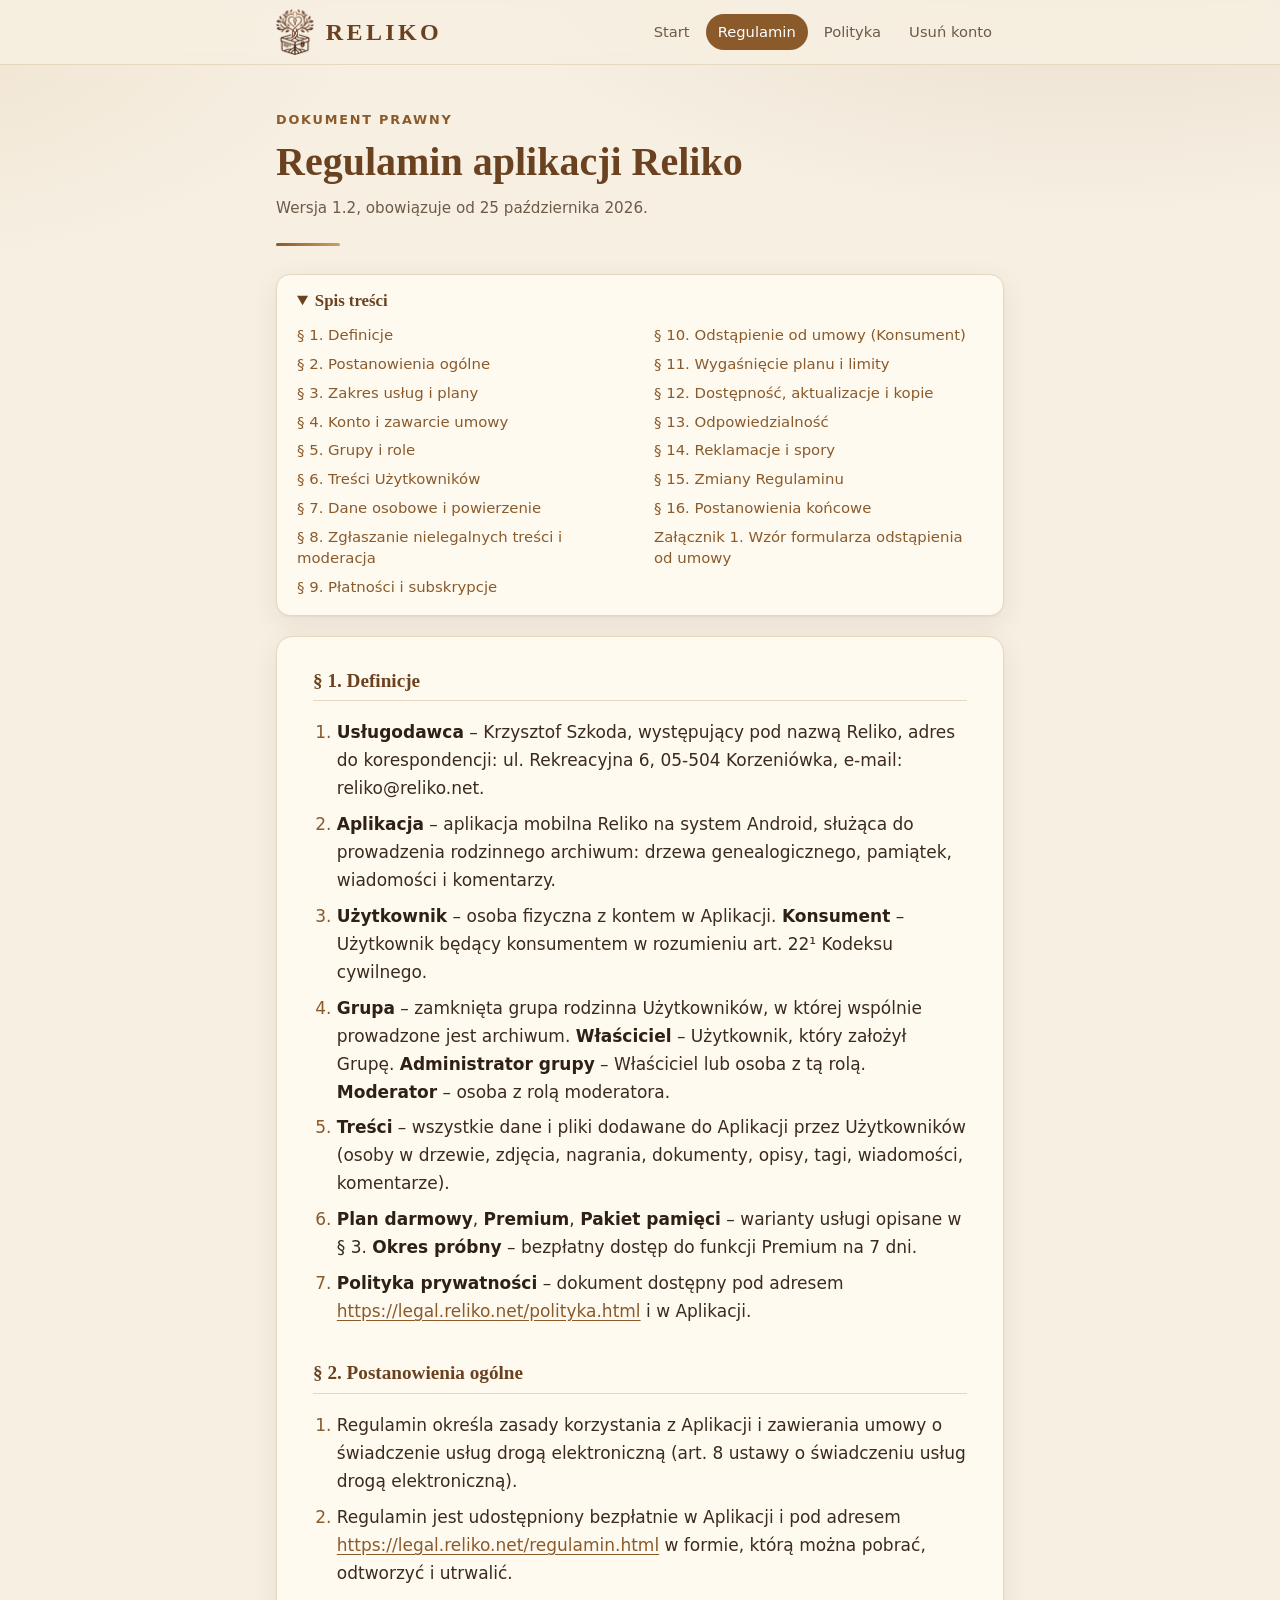
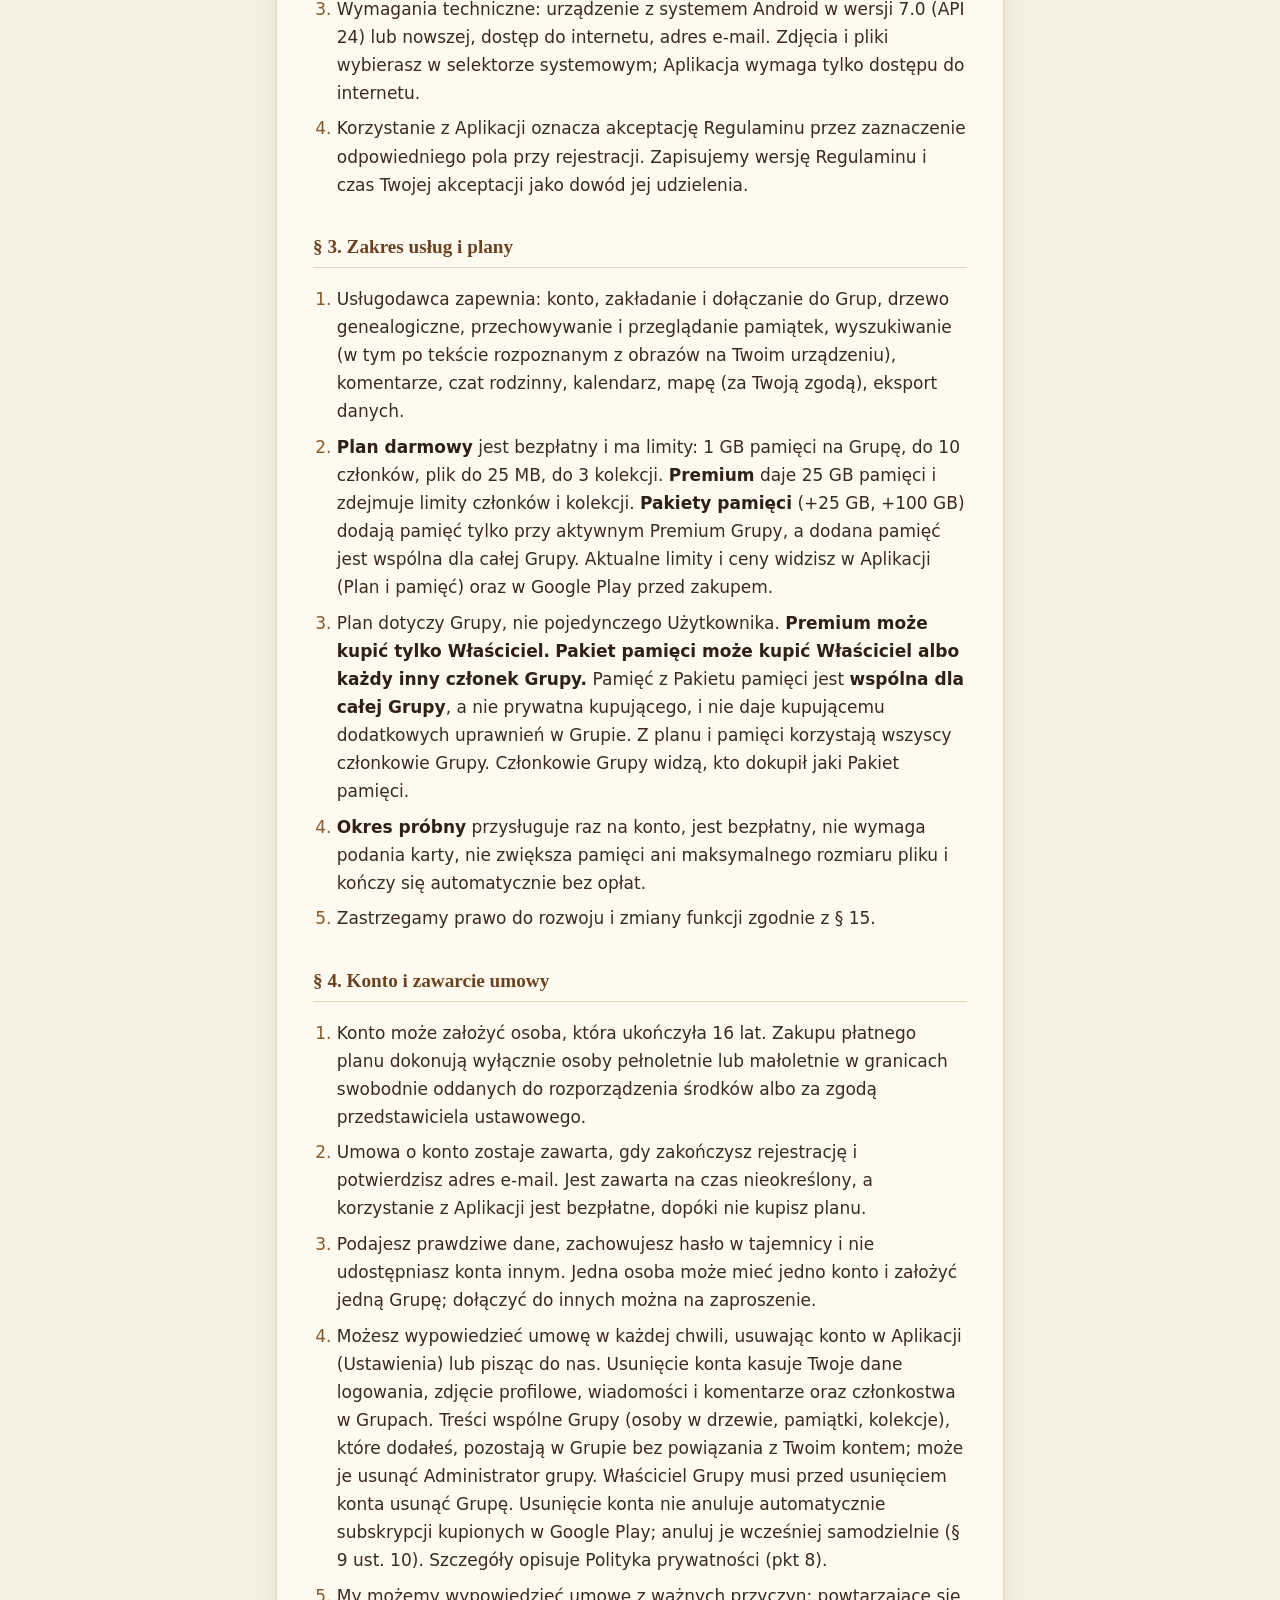
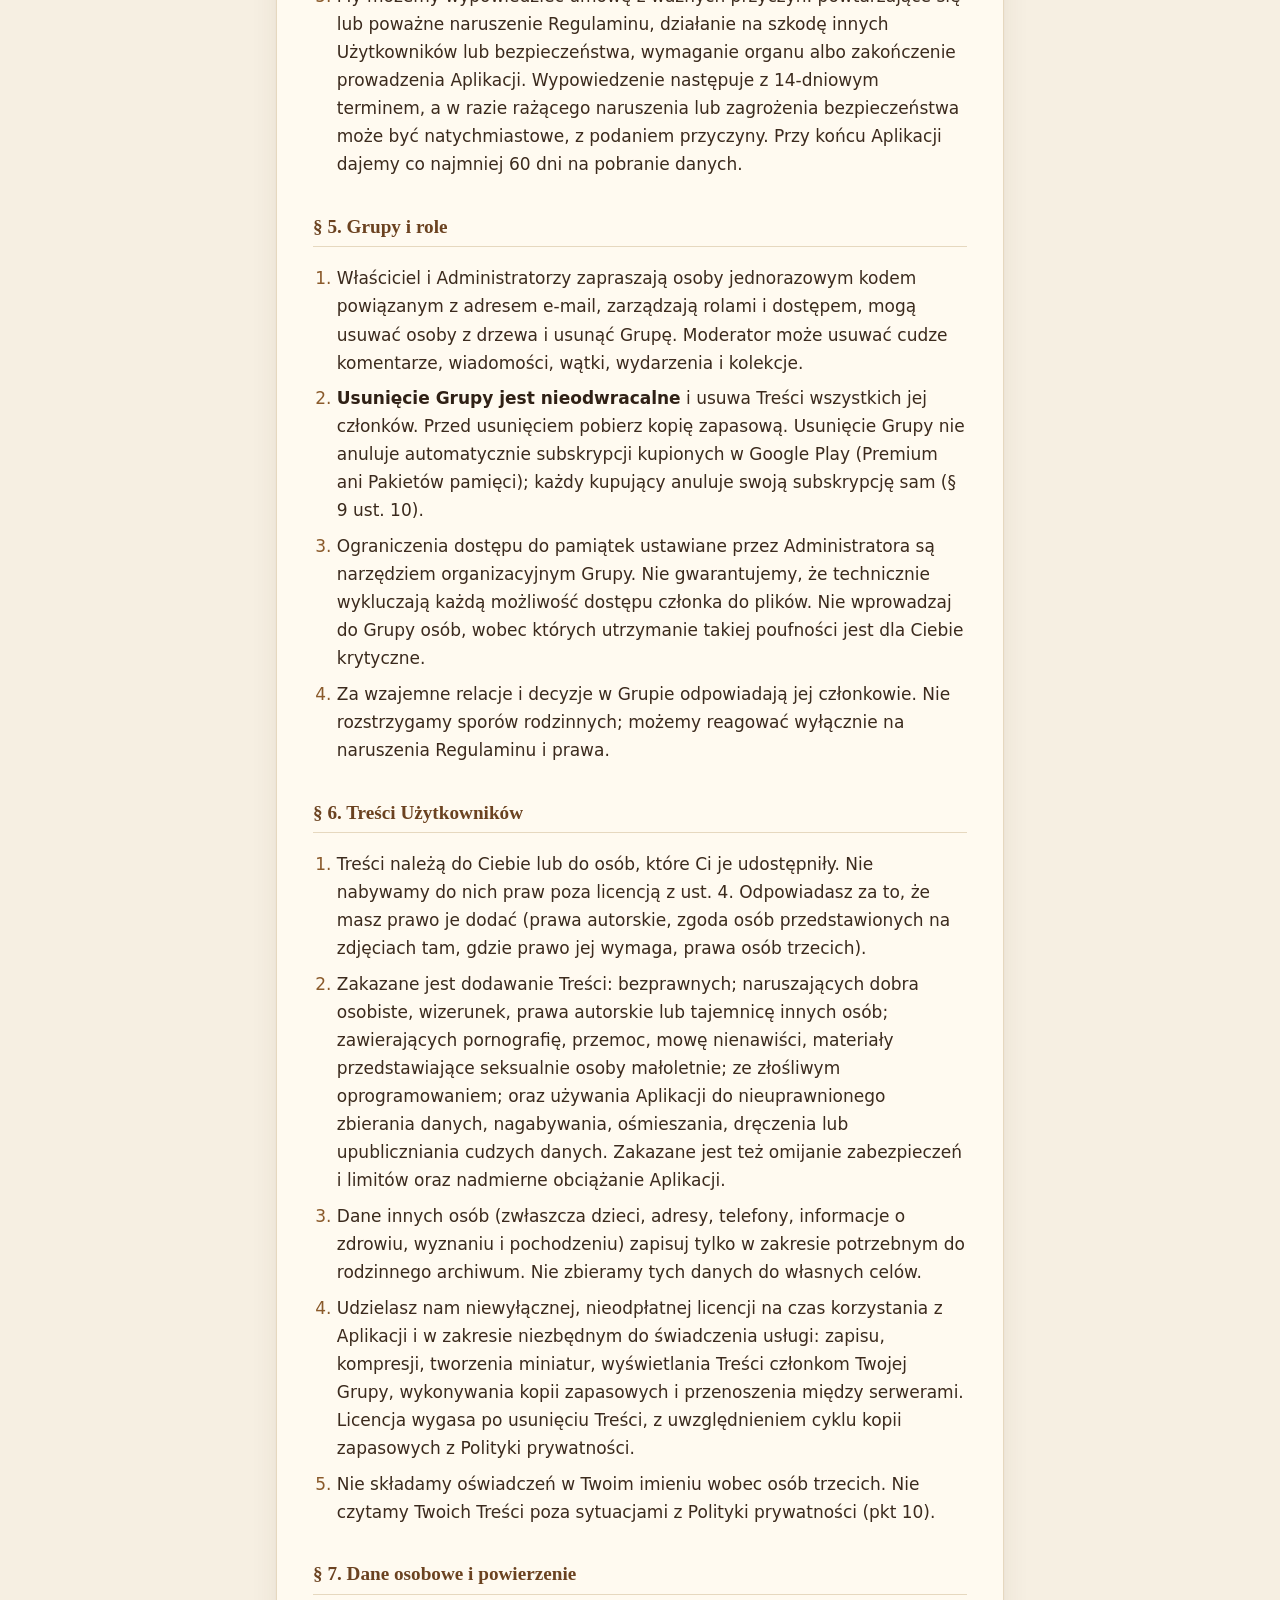
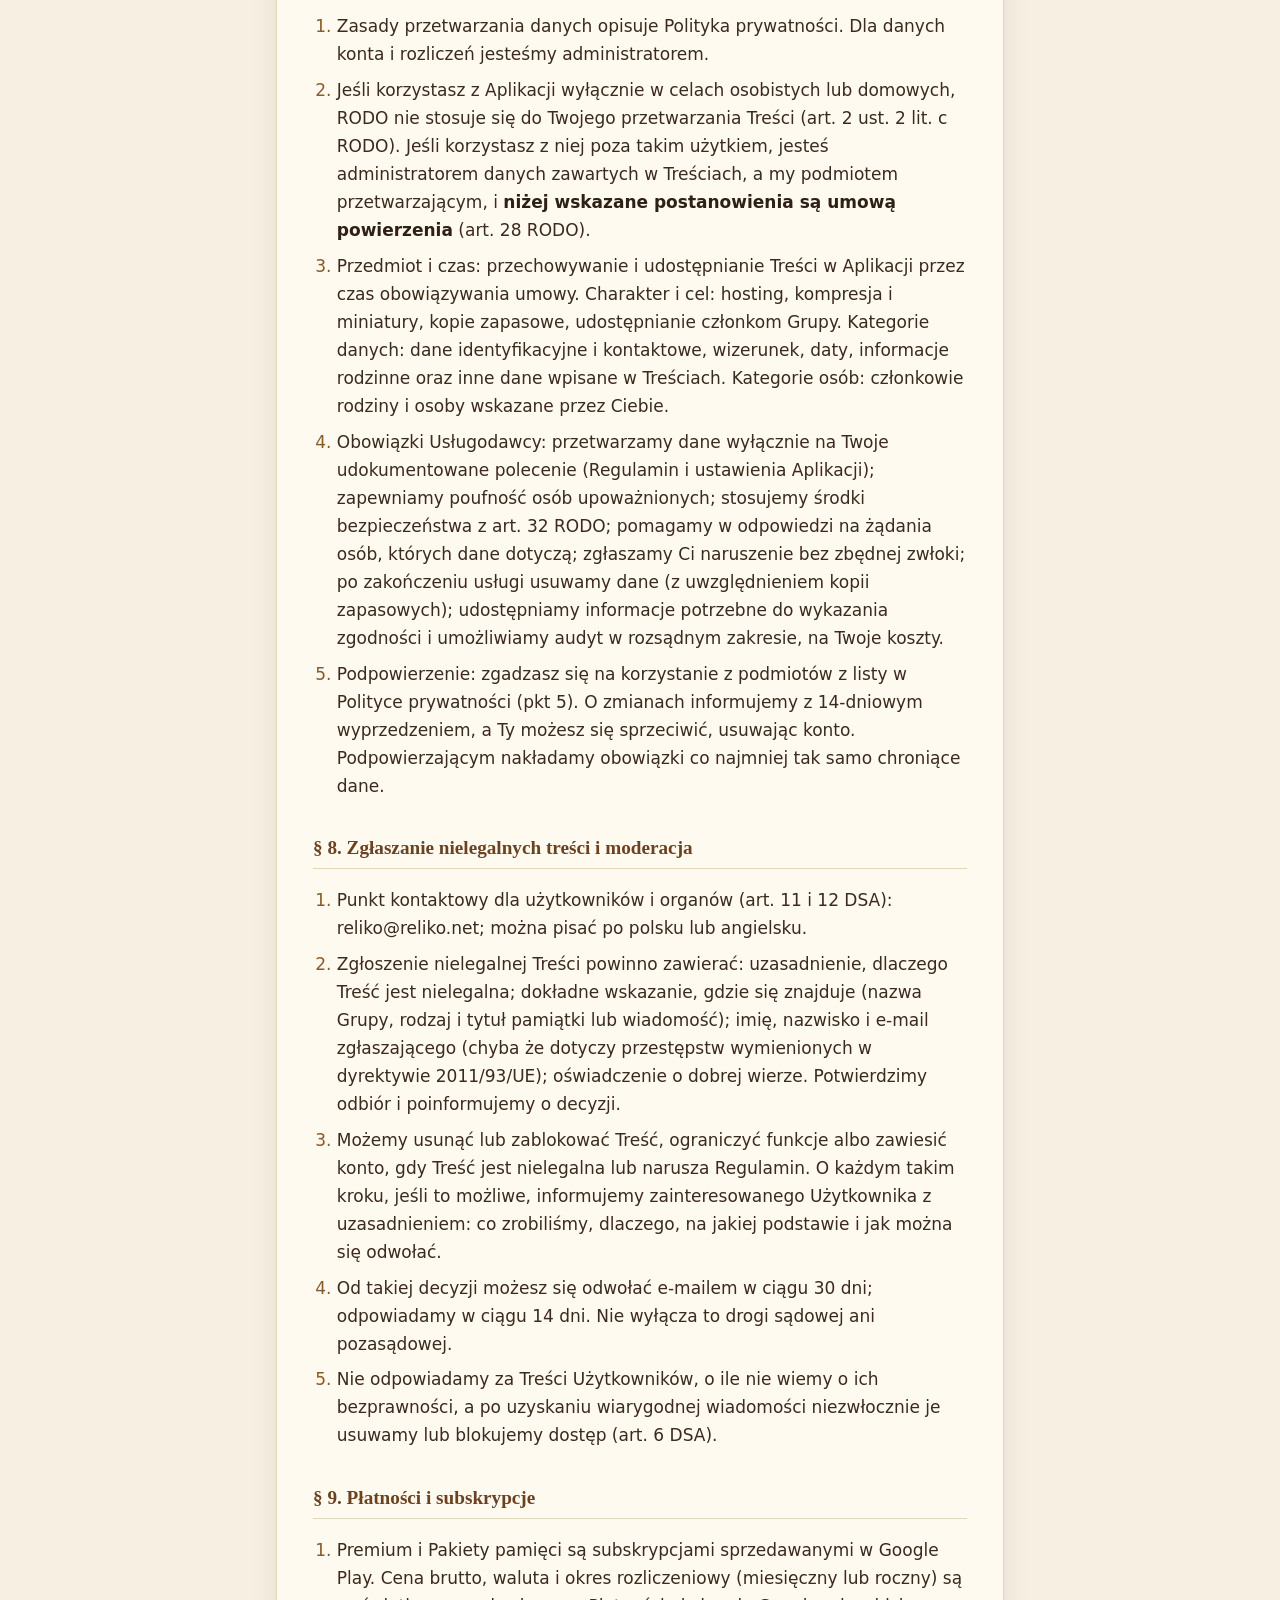
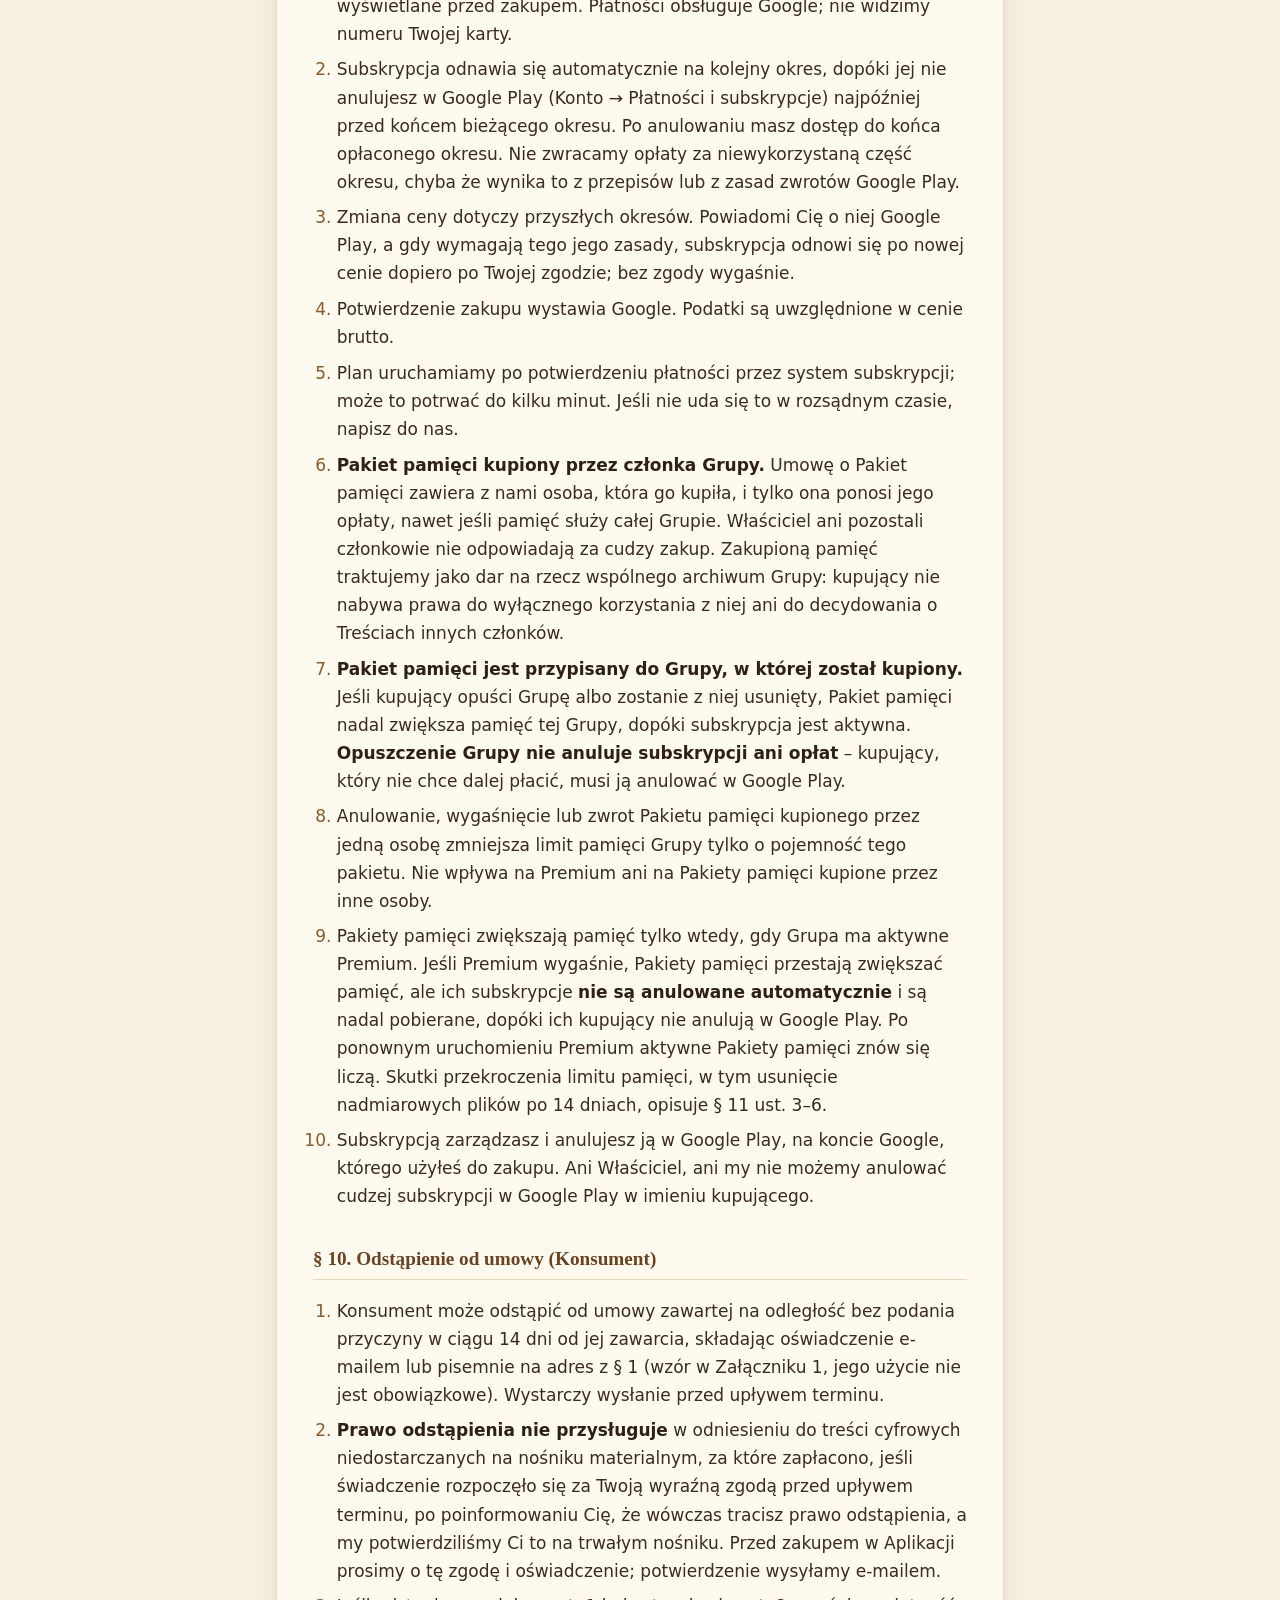
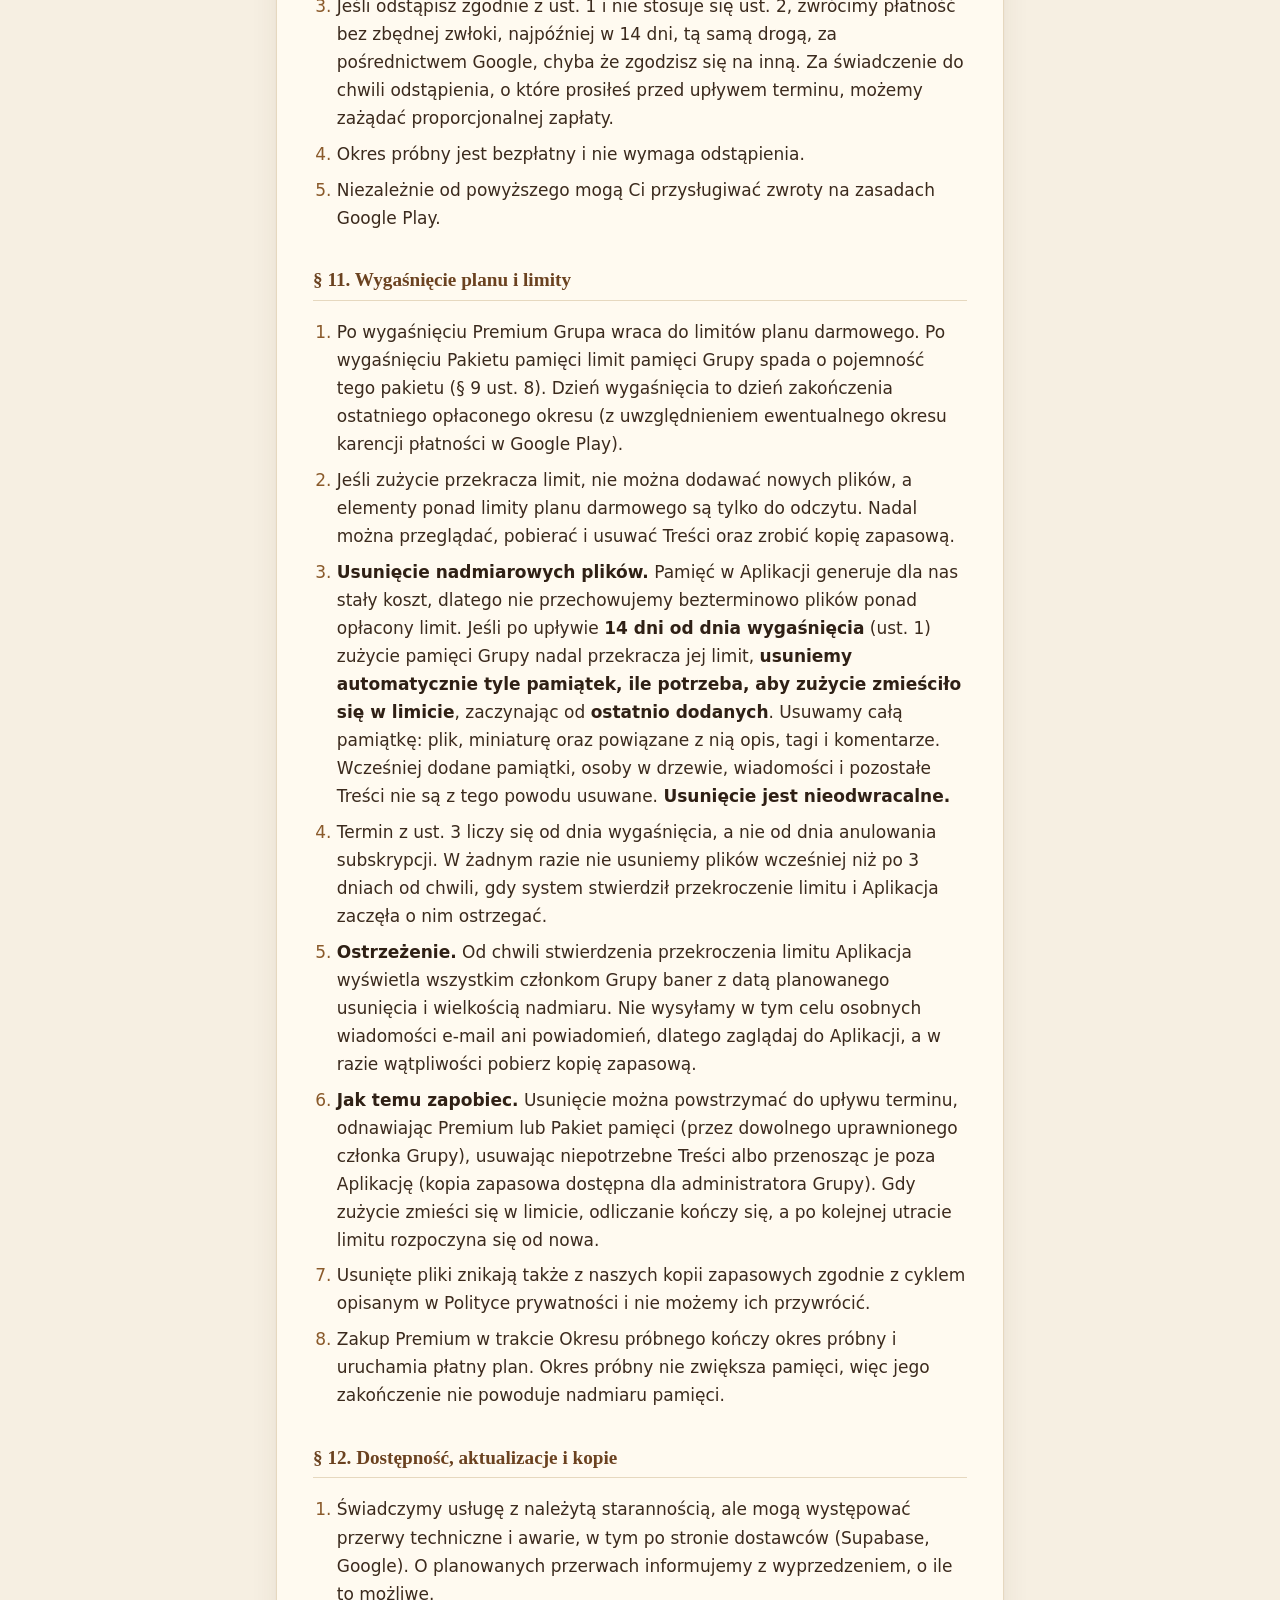
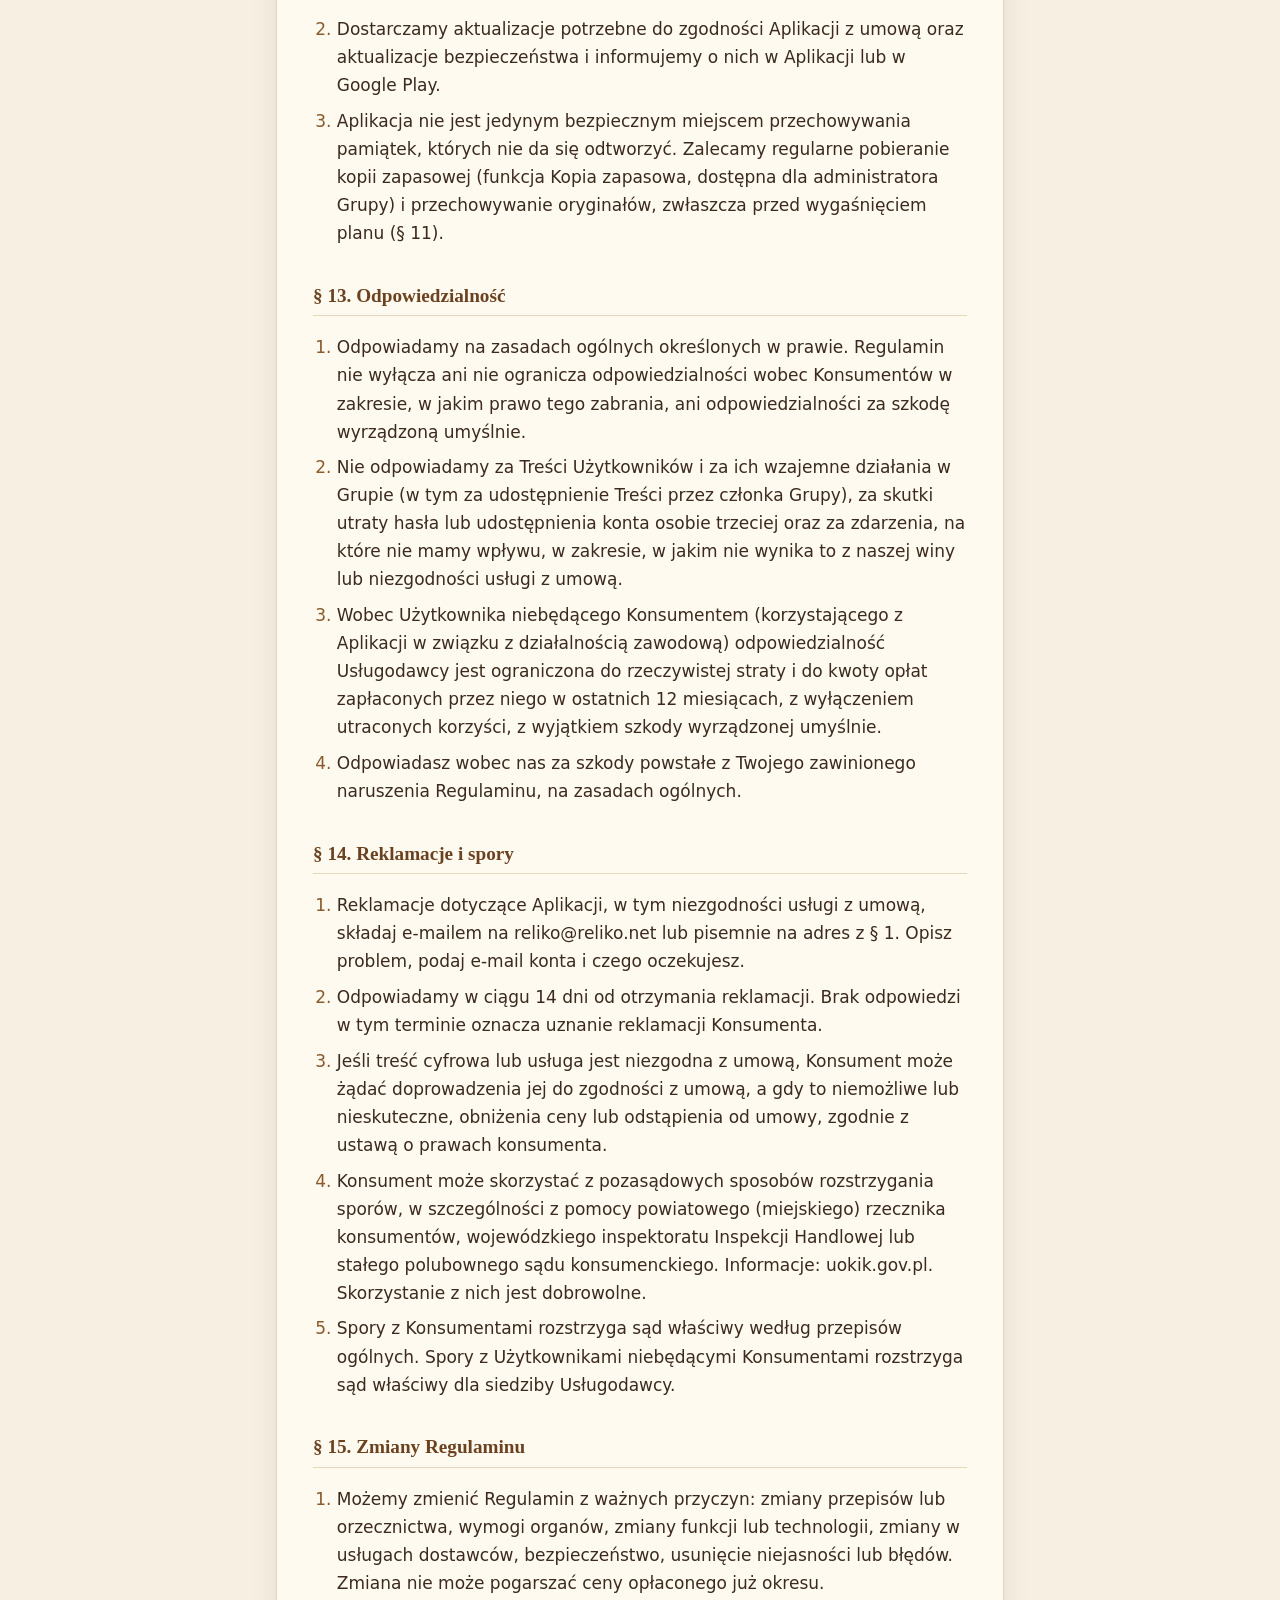
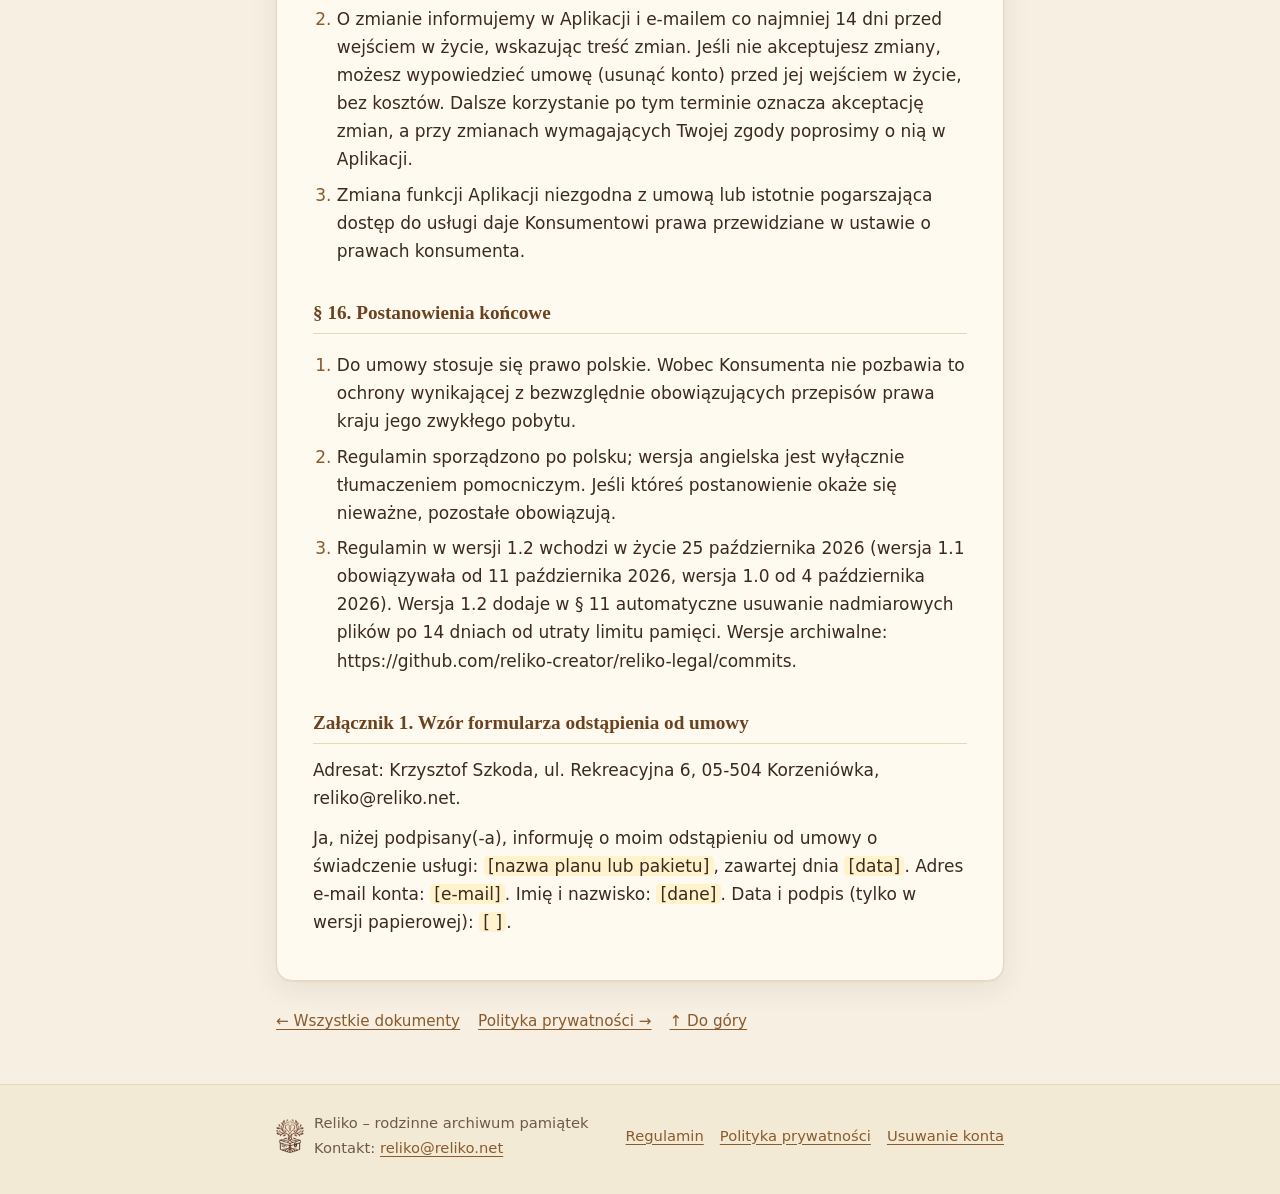
<file: regulamin.html>
<!doctype html>
<html lang="pl">
<head>
<meta charset="utf-8">
<meta name="viewport" content="width=device-width, initial-scale=1">
<title>Regulamin – Reliko</title>
<meta name="description" content="Regulamin aplikacji Reliko: zasady korzystania z konta, grup rodzinnych, planów i zgłaszania treści.">
<meta name="theme-color" content="#f6efe2">
<link rel="icon" type="image/png" sizes="32x32" href="img/favicon-32.png">
<link rel="icon" type="image/png" sizes="64x64" href="img/favicon-64.png">
<link rel="apple-touch-icon" href="img/apple-touch-icon.png">
<meta property="og:type" content="website">
<meta property="og:site_name" content="Reliko">
<meta property="og:title" content="Regulamin – Reliko">
<meta property="og:description" content="Regulamin aplikacji Reliko: zasady korzystania z konta, grup rodzinnych, planów i zgłaszania treści.">
<meta property="og:image" content="https://legal.reliko.net/img/og.png">
<meta name="twitter:card" content="summary_large_image">
<link rel="stylesheet" href="style.css">
</head>
<body>
<header class="site-header"><div class="wrap">
  <a class="brand" href="index.html" aria-label="Reliko – strona główna"><img src="img/icon-header.png" alt="" width="40" height="46"><span>Reliko</span></a>
  <nav class="site-nav" aria-label="Główna nawigacja"><a href="index.html">Start</a><a href="regulamin.html" aria-current="page">Regulamin</a><a href="polityka.html">Polityka</a><a href="usun-konto.html">Usuń konto</a></nav>
</div></header>
<div class="wrap">
<div class="hero"><p class="eyebrow">Dokument prawny</p><h1>Regulamin aplikacji Reliko</h1><p class="meta">Wersja 1.2, obowiązuje od 25 października 2026.</p></div>
<main class="doc">
<div class="doc-card">
<h2>§ 1. Definicje</h2>
<ol>
<li><strong>Usługodawca</strong> – Krzysztof Szkoda, występujący pod nazwą Reliko, adres do korespondencji: ul. Rekreacyjna 6, 05-504 Korzeniówka, e-mail: reliko@reliko.net.</li>
<li><strong>Aplikacja</strong> – aplikacja mobilna Reliko na system Android, służąca do prowadzenia rodzinnego archiwum: drzewa genealogicznego, pamiątek, wiadomości i komentarzy.</li>
<li><strong>Użytkownik</strong> – osoba fizyczna z kontem w Aplikacji. <strong>Konsument</strong> – Użytkownik będący konsumentem w rozumieniu art. 22¹ Kodeksu cywilnego.</li>
<li><strong>Grupa</strong> – zamknięta grupa rodzinna Użytkowników, w której wspólnie prowadzone jest archiwum. <strong>Właściciel</strong> – Użytkownik, który założył Grupę. <strong>Administrator grupy</strong> – Właściciel lub osoba z tą rolą. <strong>Moderator</strong> – osoba z rolą moderatora.</li>
<li><strong>Treści</strong> – wszystkie dane i pliki dodawane do Aplikacji przez Użytkowników (osoby w drzewie, zdjęcia, nagrania, dokumenty, opisy, tagi, wiadomości, komentarze).</li>
<li><strong>Plan darmowy</strong>, <strong>Premium</strong>, <strong>Pakiet pamięci</strong> – warianty usługi opisane w § 3. <strong>Okres próbny</strong> – bezpłatny dostęp do funkcji Premium na 7 dni.</li>
<li><strong>Polityka prywatności</strong> – dokument dostępny pod adresem <a href="https://legal.reliko.net/polityka.html">https://legal.reliko.net/polityka.html</a> i w Aplikacji.</li>
</ol>
<h2>§ 2. Postanowienia ogólne</h2>
<ol>
<li>Regulamin określa zasady korzystania z Aplikacji i zawierania umowy o świadczenie usług drogą elektroniczną (art. 8 ustawy o świadczeniu usług drogą elektroniczną).</li>
<li>Regulamin jest udostępniony bezpłatnie w Aplikacji i pod adresem <a href="https://legal.reliko.net/regulamin.html">https://legal.reliko.net/regulamin.html</a> w formie, którą można pobrać, odtworzyć i utrwalić.</li>
<li>Wymagania techniczne: urządzenie z systemem Android w wersji 7.0 (API 24) lub nowszej, dostęp do internetu, adres e-mail. Zdjęcia i pliki wybierasz w selektorze systemowym; Aplikacja wymaga tylko dostępu do internetu.</li>
<li>Korzystanie z Aplikacji oznacza akceptację Regulaminu przez zaznaczenie odpowiedniego pola przy rejestracji. Zapisujemy wersję Regulaminu i czas Twojej akceptacji jako dowód jej udzielenia.</li>
</ol>
<h2>§ 3. Zakres usług i plany</h2>
<ol>
<li>Usługodawca zapewnia: konto, zakładanie i dołączanie do Grup, drzewo genealogiczne, przechowywanie i przeglądanie pamiątek, wyszukiwanie (w tym po tekście rozpoznanym z obrazów na Twoim urządzeniu), komentarze, czat rodzinny, kalendarz, mapę (za Twoją zgodą), eksport danych.</li>
<li><strong>Plan darmowy</strong> jest bezpłatny i ma limity: 1 GB pamięci na Grupę, do 10 członków, plik do 25 MB, do 3 kolekcji. <strong>Premium</strong> daje 25 GB pamięci i zdejmuje limity członków i kolekcji. <strong>Pakiety pamięci</strong> (+25 GB, +100 GB) dodają pamięć tylko przy aktywnym Premium Grupy, a dodana pamięć jest wspólna dla całej Grupy. Aktualne limity i ceny widzisz w Aplikacji (Plan i pamięć) oraz w Google Play przed zakupem.</li>
<li>Plan dotyczy Grupy, nie pojedynczego Użytkownika. <strong>Premium może kupić tylko Właściciel.</strong> <strong>Pakiet pamięci może kupić Właściciel albo każdy inny członek Grupy.</strong> Pamięć z Pakietu pamięci jest <strong>wspólna dla całej Grupy</strong>, a nie prywatna kupującego, i nie daje kupującemu dodatkowych uprawnień w Grupie. Z planu i pamięci korzystają wszyscy członkowie Grupy. Członkowie Grupy widzą, kto dokupił jaki Pakiet pamięci.</li>
<li><strong>Okres próbny</strong> przysługuje raz na konto, jest bezpłatny, nie wymaga podania karty, nie zwiększa pamięci ani maksymalnego rozmiaru pliku i kończy się automatycznie bez opłat.</li>
<li>Zastrzegamy prawo do rozwoju i zmiany funkcji zgodnie z § 15.</li>
</ol>
<h2>§ 4. Konto i zawarcie umowy</h2>
<ol>
<li>Konto może założyć osoba, która ukończyła 16 lat. Zakupu płatnego planu dokonują wyłącznie osoby pełnoletnie lub małoletnie w granicach swobodnie oddanych do rozporządzenia środków albo za zgodą przedstawiciela ustawowego.</li>
<li>Umowa o konto zostaje zawarta, gdy zakończysz rejestrację i potwierdzisz adres e-mail. Jest zawarta na czas nieokreślony, a korzystanie z Aplikacji jest bezpłatne, dopóki nie kupisz planu.</li>
<li>Podajesz prawdziwe dane, zachowujesz hasło w tajemnicy i nie udostępniasz konta innym. Jedna osoba może mieć jedno konto i założyć jedną Grupę; dołączyć do innych można na zaproszenie.</li>
<li>Możesz wypowiedzieć umowę w każdej chwili, usuwając konto w Aplikacji (Ustawienia) lub pisząc do nas. Usunięcie konta kasuje Twoje dane logowania, zdjęcie profilowe, wiadomości i komentarze oraz członkostwa w Grupach. Treści wspólne Grupy (osoby w drzewie, pamiątki, kolekcje), które dodałeś, pozostają w Grupie bez powiązania z Twoim kontem; może je usunąć Administrator grupy. Właściciel Grupy musi przed usunięciem konta usunąć Grupę. Usunięcie konta nie anuluje automatycznie subskrypcji kupionych w Google Play; anuluj je wcześniej samodzielnie (§ 9 ust. 10). Szczegóły opisuje Polityka prywatności (pkt 8).</li>
<li>My możemy wypowiedzieć umowę z ważnych przyczyn: powtarzające się lub poważne naruszenie Regulaminu, działanie na szkodę innych Użytkowników lub bezpieczeństwa, wymaganie organu albo zakończenie prowadzenia Aplikacji. Wypowiedzenie następuje z 14-dniowym terminem, a w razie rażącego naruszenia lub zagrożenia bezpieczeństwa może być natychmiastowe, z podaniem przyczyny. Przy końcu Aplikacji dajemy co najmniej 60 dni na pobranie danych.</li>
</ol>
<h2>§ 5. Grupy i role</h2>
<ol>
<li>Właściciel i Administratorzy zapraszają osoby jednorazowym kodem powiązanym z adresem e-mail, zarządzają rolami i dostępem, mogą usuwać osoby z drzewa i usunąć Grupę. Moderator może usuwać cudze komentarze, wiadomości, wątki, wydarzenia i kolekcje.</li>
<li><strong>Usunięcie Grupy jest nieodwracalne</strong> i usuwa Treści wszystkich jej członków. Przed usunięciem pobierz kopię zapasową. Usunięcie Grupy nie anuluje automatycznie subskrypcji kupionych w Google Play (Premium ani Pakietów pamięci); każdy kupujący anuluje swoją subskrypcję sam (§ 9 ust. 10).</li>
<li>Ograniczenia dostępu do pamiątek ustawiane przez Administratora są narzędziem organizacyjnym Grupy. Nie gwarantujemy, że technicznie wykluczają każdą możliwość dostępu członka do plików. Nie wprowadzaj do Grupy osób, wobec których utrzymanie takiej poufności jest dla Ciebie krytyczne.</li>
<li>Za wzajemne relacje i decyzje w Grupie odpowiadają jej członkowie. Nie rozstrzygamy sporów rodzinnych; możemy reagować wyłącznie na naruszenia Regulaminu i prawa.</li>
</ol>
<h2>§ 6. Treści Użytkowników</h2>
<ol>
<li>Treści należą do Ciebie lub do osób, które Ci je udostępniły. Nie nabywamy do nich praw poza licencją z ust. 4. Odpowiadasz za to, że masz prawo je dodać (prawa autorskie, zgoda osób przedstawionych na zdjęciach tam, gdzie prawo jej wymaga, prawa osób trzecich).</li>
<li>Zakazane jest dodawanie Treści: bezprawnych; naruszających dobra osobiste, wizerunek, prawa autorskie lub tajemnicę innych osób; zawierających pornografię, przemoc, mowę nienawiści, materiały przedstawiające seksualnie osoby małoletnie; ze złośliwym oprogramowaniem; oraz używania Aplikacji do nieuprawnionego zbierania danych, nagabywania, ośmieszania, dręczenia lub upubliczniania cudzych danych. Zakazane jest też omijanie zabezpieczeń i limitów oraz nadmierne obciążanie Aplikacji.</li>
<li>Dane innych osób (zwłaszcza dzieci, adresy, telefony, informacje o zdrowiu, wyznaniu i pochodzeniu) zapisuj tylko w zakresie potrzebnym do rodzinnego archiwum. Nie zbieramy tych danych do własnych celów.</li>
<li>Udzielasz nam niewyłącznej, nieodpłatnej licencji na czas korzystania z Aplikacji i w zakresie niezbędnym do świadczenia usługi: zapisu, kompresji, tworzenia miniatur, wyświetlania Treści członkom Twojej Grupy, wykonywania kopii zapasowych i przenoszenia między serwerami. Licencja wygasa po usunięciu Treści, z uwzględnieniem cyklu kopii zapasowych z Polityki prywatności.</li>
<li>Nie składamy oświadczeń w Twoim imieniu wobec osób trzecich. Nie czytamy Twoich Treści poza sytuacjami z Polityki prywatności (pkt 10).</li>
</ol>
<h2>§ 7. Dane osobowe i powierzenie</h2>
<ol>
<li>Zasady przetwarzania danych opisuje Polityka prywatności. Dla danych konta i rozliczeń jesteśmy administratorem.</li>
<li>Jeśli korzystasz z Aplikacji wyłącznie w celach osobistych lub domowych, RODO nie stosuje się do Twojego przetwarzania Treści (art. 2 ust. 2 lit. c RODO). Jeśli korzystasz z niej poza takim użytkiem, jesteś administratorem danych zawartych w Treściach, a my podmiotem przetwarzającym, i <strong>niżej wskazane postanowienia są umową powierzenia</strong> (art. 28 RODO).</li>
<li>Przedmiot i czas: przechowywanie i udostępnianie Treści w Aplikacji przez czas obowiązywania umowy. Charakter i cel: hosting, kompresja i miniatury, kopie zapasowe, udostępnianie członkom Grupy. Kategorie danych: dane identyfikacyjne i kontaktowe, wizerunek, daty, informacje rodzinne oraz inne dane wpisane w Treściach. Kategorie osób: członkowie rodziny i osoby wskazane przez Ciebie.</li>
<li>Obowiązki Usługodawcy: przetwarzamy dane wyłącznie na Twoje udokumentowane polecenie (Regulamin i ustawienia Aplikacji); zapewniamy poufność osób upoważnionych; stosujemy środki bezpieczeństwa z art. 32 RODO; pomagamy w odpowiedzi na żądania osób, których dane dotyczą; zgłaszamy Ci naruszenie bez zbędnej zwłoki; po zakończeniu usługi usuwamy dane (z uwzględnieniem kopii zapasowych); udostępniamy informacje potrzebne do wykazania zgodności i umożliwiamy audyt w rozsądnym zakresie, na Twoje koszty.</li>
<li>Podpowierzenie: zgadzasz się na korzystanie z podmiotów z listy w Polityce prywatności (pkt 5). O zmianach informujemy z 14-dniowym wyprzedzeniem, a Ty możesz się sprzeciwić, usuwając konto. Podpowierzającym nakładamy obowiązki co najmniej tak samo chroniące dane.</li>
</ol>
<h2>§ 8. Zgłaszanie nielegalnych treści i moderacja</h2>
<ol>
<li>Punkt kontaktowy dla użytkowników i organów (art. 11 i 12 DSA): reliko@reliko.net; można pisać po polsku lub angielsku.</li>
<li>Zgłoszenie nielegalnej Treści powinno zawierać: uzasadnienie, dlaczego Treść jest nielegalna; dokładne wskazanie, gdzie się znajduje (nazwa Grupy, rodzaj i tytuł pamiątki lub wiadomość); imię, nazwisko i e-mail zgłaszającego (chyba że dotyczy przestępstw wymienionych w dyrektywie 2011/93/UE); oświadczenie o dobrej wierze. Potwierdzimy odbiór i poinformujemy o decyzji.</li>
<li>Możemy usunąć lub zablokować Treść, ograniczyć funkcje albo zawiesić konto, gdy Treść jest nielegalna lub narusza Regulamin. O każdym takim kroku, jeśli to możliwe, informujemy zainteresowanego Użytkownika z uzasadnieniem: co zrobiliśmy, dlaczego, na jakiej podstawie i jak można się odwołać.</li>
<li>Od takiej decyzji możesz się odwołać e-mailem w ciągu 30 dni; odpowiadamy w ciągu 14 dni. Nie wyłącza to drogi sądowej ani pozasądowej.</li>
<li>Nie odpowiadamy za Treści Użytkowników, o ile nie wiemy o ich bezprawności, a po uzyskaniu wiarygodnej wiadomości niezwłocznie je usuwamy lub blokujemy dostęp (art. 6 DSA).</li>
</ol>
<h2>§ 9. Płatności i subskrypcje</h2>
<ol>
<li>Premium i Pakiety pamięci są subskrypcjami sprzedawanymi w Google Play. Cena brutto, waluta i okres rozliczeniowy (miesięczny lub roczny) są wyświetlane przed zakupem. Płatności obsługuje Google; nie widzimy numeru Twojej karty.</li>
<li>Subskrypcja odnawia się automatycznie na kolejny okres, dopóki jej nie anulujesz w Google Play (Konto → Płatności i subskrypcje) najpóźniej przed końcem bieżącego okresu. Po anulowaniu masz dostęp do końca opłaconego okresu. Nie zwracamy opłaty za niewykorzystaną część okresu, chyba że wynika to z przepisów lub z zasad zwrotów Google Play.</li>
<li>Zmiana ceny dotyczy przyszłych okresów. Powiadomi Cię o niej Google Play, a gdy wymagają tego jego zasady, subskrypcja odnowi się po nowej cenie dopiero po Twojej zgodzie; bez zgody wygaśnie.</li>
<li>Potwierdzenie zakupu wystawia Google. Podatki są uwzględnione w cenie brutto.</li>
<li>Plan uruchamiamy po potwierdzeniu płatności przez system subskrypcji; może to potrwać do kilku minut. Jeśli nie uda się to w rozsądnym czasie, napisz do nas.</li>
<li><strong>Pakiet pamięci kupiony przez członka Grupy.</strong> Umowę o Pakiet pamięci zawiera z nami osoba, która go kupiła, i tylko ona ponosi jego opłaty, nawet jeśli pamięć służy całej Grupie. Właściciel ani pozostali członkowie nie odpowiadają za cudzy zakup. Zakupioną pamięć traktujemy jako dar na rzecz wspólnego archiwum Grupy: kupujący nie nabywa prawa do wyłącznego korzystania z niej ani do decydowania o Treściach innych członków.</li>
<li><strong>Pakiet pamięci jest przypisany do Grupy, w której został kupiony.</strong> Jeśli kupujący opuści Grupę albo zostanie z niej usunięty, Pakiet pamięci nadal zwiększa pamięć tej Grupy, dopóki subskrypcja jest aktywna. <strong>Opuszczenie Grupy nie anuluje subskrypcji ani opłat</strong> – kupujący, który nie chce dalej płacić, musi ją anulować w Google Play.</li>
<li>Anulowanie, wygaśnięcie lub zwrot Pakietu pamięci kupionego przez jedną osobę zmniejsza limit pamięci Grupy tylko o pojemność tego pakietu. Nie wpływa na Premium ani na Pakiety pamięci kupione przez inne osoby.</li>
<li>Pakiety pamięci zwiększają pamięć tylko wtedy, gdy Grupa ma aktywne Premium. Jeśli Premium wygaśnie, Pakiety pamięci przestają zwiększać pamięć, ale ich subskrypcje <strong>nie są anulowane automatycznie</strong> i są nadal pobierane, dopóki ich kupujący nie anulują w Google Play. Po ponownym uruchomieniu Premium aktywne Pakiety pamięci znów się liczą. Skutki przekroczenia limitu pamięci, w tym usunięcie nadmiarowych plików po 14 dniach, opisuje § 11 ust. 3–6.</li>
<li>Subskrypcją zarządzasz i anulujesz ją w Google Play, na koncie Google, którego użyłeś do zakupu. Ani Właściciel, ani my nie możemy anulować cudzej subskrypcji w Google Play w imieniu kupującego.</li>
</ol>
<h2>§ 10. Odstąpienie od umowy (Konsument)</h2>
<ol>
<li>Konsument może odstąpić od umowy zawartej na odległość bez podania przyczyny w ciągu 14 dni od jej zawarcia, składając oświadczenie e-mailem lub pisemnie na adres z § 1 (wzór w Załączniku 1, jego użycie nie jest obowiązkowe). Wystarczy wysłanie przed upływem terminu.</li>
<li><strong>Prawo odstąpienia nie przysługuje</strong> w odniesieniu do treści cyfrowych niedostarczanych na nośniku materialnym, za które zapłacono, jeśli świadczenie rozpoczęło się za Twoją wyraźną zgodą przed upływem terminu, po poinformowaniu Cię, że wówczas tracisz prawo odstąpienia, a my potwierdziliśmy Ci to na trwałym nośniku. Przed zakupem w Aplikacji prosimy o tę zgodę i oświadczenie; potwierdzenie wysyłamy e-mailem.</li>
<li>Jeśli odstąpisz zgodnie z ust. 1 i nie stosuje się ust. 2, zwrócimy płatność bez zbędnej zwłoki, najpóźniej w 14 dni, tą samą drogą, za pośrednictwem Google, chyba że zgodzisz się na inną. Za świadczenie do chwili odstąpienia, o które prosiłeś przed upływem terminu, możemy zażądać proporcjonalnej zapłaty.</li>
<li>Okres próbny jest bezpłatny i nie wymaga odstąpienia.</li>
<li>Niezależnie od powyższego mogą Ci przysługiwać zwroty na zasadach Google Play.</li>
</ol>
<h2>§ 11. Wygaśnięcie planu i limity</h2>
<ol>
<li>Po wygaśnięciu Premium Grupa wraca do limitów planu darmowego. Po wygaśnięciu Pakietu pamięci limit pamięci Grupy spada o pojemność tego pakietu (§ 9 ust. 8). Dzień wygaśnięcia to dzień zakończenia ostatniego opłaconego okresu (z uwzględnieniem ewentualnego okresu karencji płatności w Google Play).</li>
<li>Jeśli zużycie przekracza limit, nie można dodawać nowych plików, a elementy ponad limity planu darmowego są tylko do odczytu. Nadal można przeglądać, pobierać i usuwać Treści oraz zrobić kopię zapasową.</li>
<li><strong>Usunięcie nadmiarowych plików.</strong> Pamięć w Aplikacji generuje dla nas stały koszt, dlatego nie przechowujemy bezterminowo plików ponad opłacony limit. Jeśli po upływie <strong>14 dni od dnia wygaśnięcia</strong> (ust. 1) zużycie pamięci Grupy nadal przekracza jej limit, <strong>usuniemy automatycznie tyle pamiątek, ile potrzeba, aby zużycie zmieściło się w limicie</strong>, zaczynając od <strong>ostatnio dodanych</strong>. Usuwamy całą pamiątkę: plik, miniaturę oraz powiązane z nią opis, tagi i komentarze. Wcześniej dodane pamiątki, osoby w drzewie, wiadomości i pozostałe Treści nie są z tego powodu usuwane. <strong>Usunięcie jest nieodwracalne.</strong></li>
<li>Termin z ust. 3 liczy się od dnia wygaśnięcia, a nie od dnia anulowania subskrypcji. W żadnym razie nie usuniemy plików wcześniej niż po 3 dniach od chwili, gdy system stwierdził przekroczenie limitu i Aplikacja zaczęła o nim ostrzegać.</li>
<li><strong>Ostrzeżenie.</strong> Od chwili stwierdzenia przekroczenia limitu Aplikacja wyświetla wszystkim członkom Grupy baner z datą planowanego usunięcia i wielkością nadmiaru. Nie wysyłamy w tym celu osobnych wiadomości e-mail ani powiadomień, dlatego zaglądaj do Aplikacji, a w razie wątpliwości pobierz kopię zapasową.</li>
<li><strong>Jak temu zapobiec.</strong> Usunięcie można powstrzymać do upływu terminu, odnawiając Premium lub Pakiet pamięci (przez dowolnego uprawnionego członka Grupy), usuwając niepotrzebne Treści albo przenosząc je poza Aplikację (kopia zapasowa dostępna dla administratora Grupy). Gdy zużycie zmieści się w limicie, odliczanie kończy się, a po kolejnej utracie limitu rozpoczyna się od nowa.</li>
<li>Usunięte pliki znikają także z naszych kopii zapasowych zgodnie z cyklem opisanym w Polityce prywatności i nie możemy ich przywrócić.</li>
<li>Zakup Premium w trakcie Okresu próbnego kończy okres próbny i uruchamia płatny plan. Okres próbny nie zwiększa pamięci, więc jego zakończenie nie powoduje nadmiaru pamięci.</li>
</ol>
<h2>§ 12. Dostępność, aktualizacje i kopie</h2>
<ol>
<li>Świadczymy usługę z należytą starannością, ale mogą występować przerwy techniczne i awarie, w tym po stronie dostawców (Supabase, Google). O planowanych przerwach informujemy z wyprzedzeniem, o ile to możliwe.</li>
<li>Dostarczamy aktualizacje potrzebne do zgodności Aplikacji z umową oraz aktualizacje bezpieczeństwa i informujemy o nich w Aplikacji lub w Google Play.</li>
<li>Aplikacja nie jest jedynym bezpiecznym miejscem przechowywania pamiątek, których nie da się odtworzyć. Zalecamy regularne pobieranie kopii zapasowej (funkcja Kopia zapasowa, dostępna dla administratora Grupy) i przechowywanie oryginałów, zwłaszcza przed wygaśnięciem planu (§ 11).</li>
</ol>
<h2>§ 13. Odpowiedzialność</h2>
<ol>
<li>Odpowiadamy na zasadach ogólnych określonych w prawie. Regulamin nie wyłącza ani nie ogranicza odpowiedzialności wobec Konsumentów w zakresie, w jakim prawo tego zabrania, ani odpowiedzialności za szkodę wyrządzoną umyślnie.</li>
<li>Nie odpowiadamy za Treści Użytkowników i za ich wzajemne działania w Grupie (w tym za udostępnienie Treści przez członka Grupy), za skutki utraty hasła lub udostępnienia konta osobie trzeciej oraz za zdarzenia, na które nie mamy wpływu, w zakresie, w jakim nie wynika to z naszej winy lub niezgodności usługi z umową.</li>
<li>Wobec Użytkownika niebędącego Konsumentem (korzystającego z Aplikacji w związku z działalnością zawodową) odpowiedzialność Usługodawcy jest ograniczona do rzeczywistej straty i do kwoty opłat zapłaconych przez niego w ostatnich 12 miesiącach, z wyłączeniem utraconych korzyści, z wyjątkiem szkody wyrządzonej umyślnie.</li>
<li>Odpowiadasz wobec nas za szkody powstałe z Twojego zawinionego naruszenia Regulaminu, na zasadach ogólnych.</li>
</ol>
<h2>§ 14. Reklamacje i spory</h2>
<ol>
<li>Reklamacje dotyczące Aplikacji, w tym niezgodności usługi z umową, składaj e-mailem na reliko@reliko.net lub pisemnie na adres z § 1. Opisz problem, podaj e-mail konta i czego oczekujesz.</li>
<li>Odpowiadamy w ciągu 14 dni od otrzymania reklamacji. Brak odpowiedzi w tym terminie oznacza uznanie reklamacji Konsumenta.</li>
<li>Jeśli treść cyfrowa lub usługa jest niezgodna z umową, Konsument może żądać doprowadzenia jej do zgodności z umową, a gdy to niemożliwe lub nieskuteczne, obniżenia ceny lub odstąpienia od umowy, zgodnie z ustawą o prawach konsumenta.</li>
<li>Konsument może skorzystać z pozasądowych sposobów rozstrzygania sporów, w szczególności z pomocy powiatowego (miejskiego) rzecznika konsumentów, wojewódzkiego inspektoratu Inspekcji Handlowej lub stałego polubownego sądu konsumenckiego. Informacje: uokik.gov.pl. Skorzystanie z nich jest dobrowolne.</li>
<li>Spory z Konsumentami rozstrzyga sąd właściwy według przepisów ogólnych. Spory z Użytkownikami niebędącymi Konsumentami rozstrzyga sąd właściwy dla siedziby Usługodawcy.</li>
</ol>
<h2>§ 15. Zmiany Regulaminu</h2>
<ol>
<li>Możemy zmienić Regulamin z ważnych przyczyn: zmiany przepisów lub orzecznictwa, wymogi organów, zmiany funkcji lub technologii, zmiany w usługach dostawców, bezpieczeństwo, usunięcie niejasności lub błędów. Zmiana nie może pogarszać ceny opłaconego już okresu.</li>
<li>O zmianie informujemy w Aplikacji i e-mailem co najmniej 14 dni przed wejściem w życie, wskazując treść zmian. Jeśli nie akceptujesz zmiany, możesz wypowiedzieć umowę (usunąć konto) przed jej wejściem w życie, bez kosztów. Dalsze korzystanie po tym terminie oznacza akceptację zmian, a przy zmianach wymagających Twojej zgody poprosimy o nią w Aplikacji.</li>
<li>Zmiana funkcji Aplikacji niezgodna z umową lub istotnie pogarszająca dostęp do usługi daje Konsumentowi prawa przewidziane w ustawie o prawach konsumenta.</li>
</ol>
<h2>§ 16. Postanowienia końcowe</h2>
<ol>
<li>Do umowy stosuje się prawo polskie. Wobec Konsumenta nie pozbawia to ochrony wynikającej z bezwzględnie obowiązujących przepisów prawa kraju jego zwykłego pobytu.</li>
<li>Regulamin sporządzono po polsku; wersja angielska jest wyłącznie tłumaczeniem pomocniczym. Jeśli któreś postanowienie okaże się nieważne, pozostałe obowiązują.</li>
<li>Regulamin w wersji 1.2 wchodzi w życie 25 października 2026 (wersja 1.1 obowiązywała od 11 października 2026, wersja 1.0 od 4 października 2026). Wersja 1.2 dodaje w § 11 automatyczne usuwanie nadmiarowych plików po 14 dniach od utraty limitu pamięci. Wersje archiwalne: https://github.com/reliko-creator/reliko-legal/commits.</li>
</ol>
<h2>Załącznik 1. Wzór formularza odstąpienia od umowy</h2>
<p>Adresat: Krzysztof Szkoda, ul. Rekreacyjna 6, 05-504 Korzeniówka, reliko@reliko.net.</p>
<p>Ja, niżej podpisany(-a), informuję o moim odstąpieniu od umowy o świadczenie usługi: <span class="todo">[nazwa planu lub pakietu]</span>, zawartej dnia <span class="todo">[data]</span>. Adres e-mail konta: <span class="todo">[e-mail]</span>. Imię i nazwisko: <span class="todo">[dane]</span>. Data i podpis (tylko w wersji papierowej): <span class="todo">[ ]</span>.</p>
</div>
<p class="back"><a href="index.html">← Wszystkie dokumenty</a><a href="polityka.html">Polityka prywatności →</a><a href="#top" onclick="window.scrollTo(0,0);return false">↑ Do góry</a></p>
</main>
</div>
<footer class="site-footer"><div class="wrap">
  <div class="fbrand"><img src="img/icon-header.png" alt="" width="30" height="34"><p>Reliko – rodzinne archiwum pamiątek<br>Kontakt: <a href="mailto:reliko@reliko.net">reliko@reliko.net</a></p></div>
  <nav aria-label="Dokumenty"><a href="regulamin.html">Regulamin</a><a href="polityka.html">Polityka prywatności</a><a href="usun-konto.html">Usuwanie konta</a></nav>
</div></footer>
<script src="site.js" defer></script>
</body>
</html>
</file>
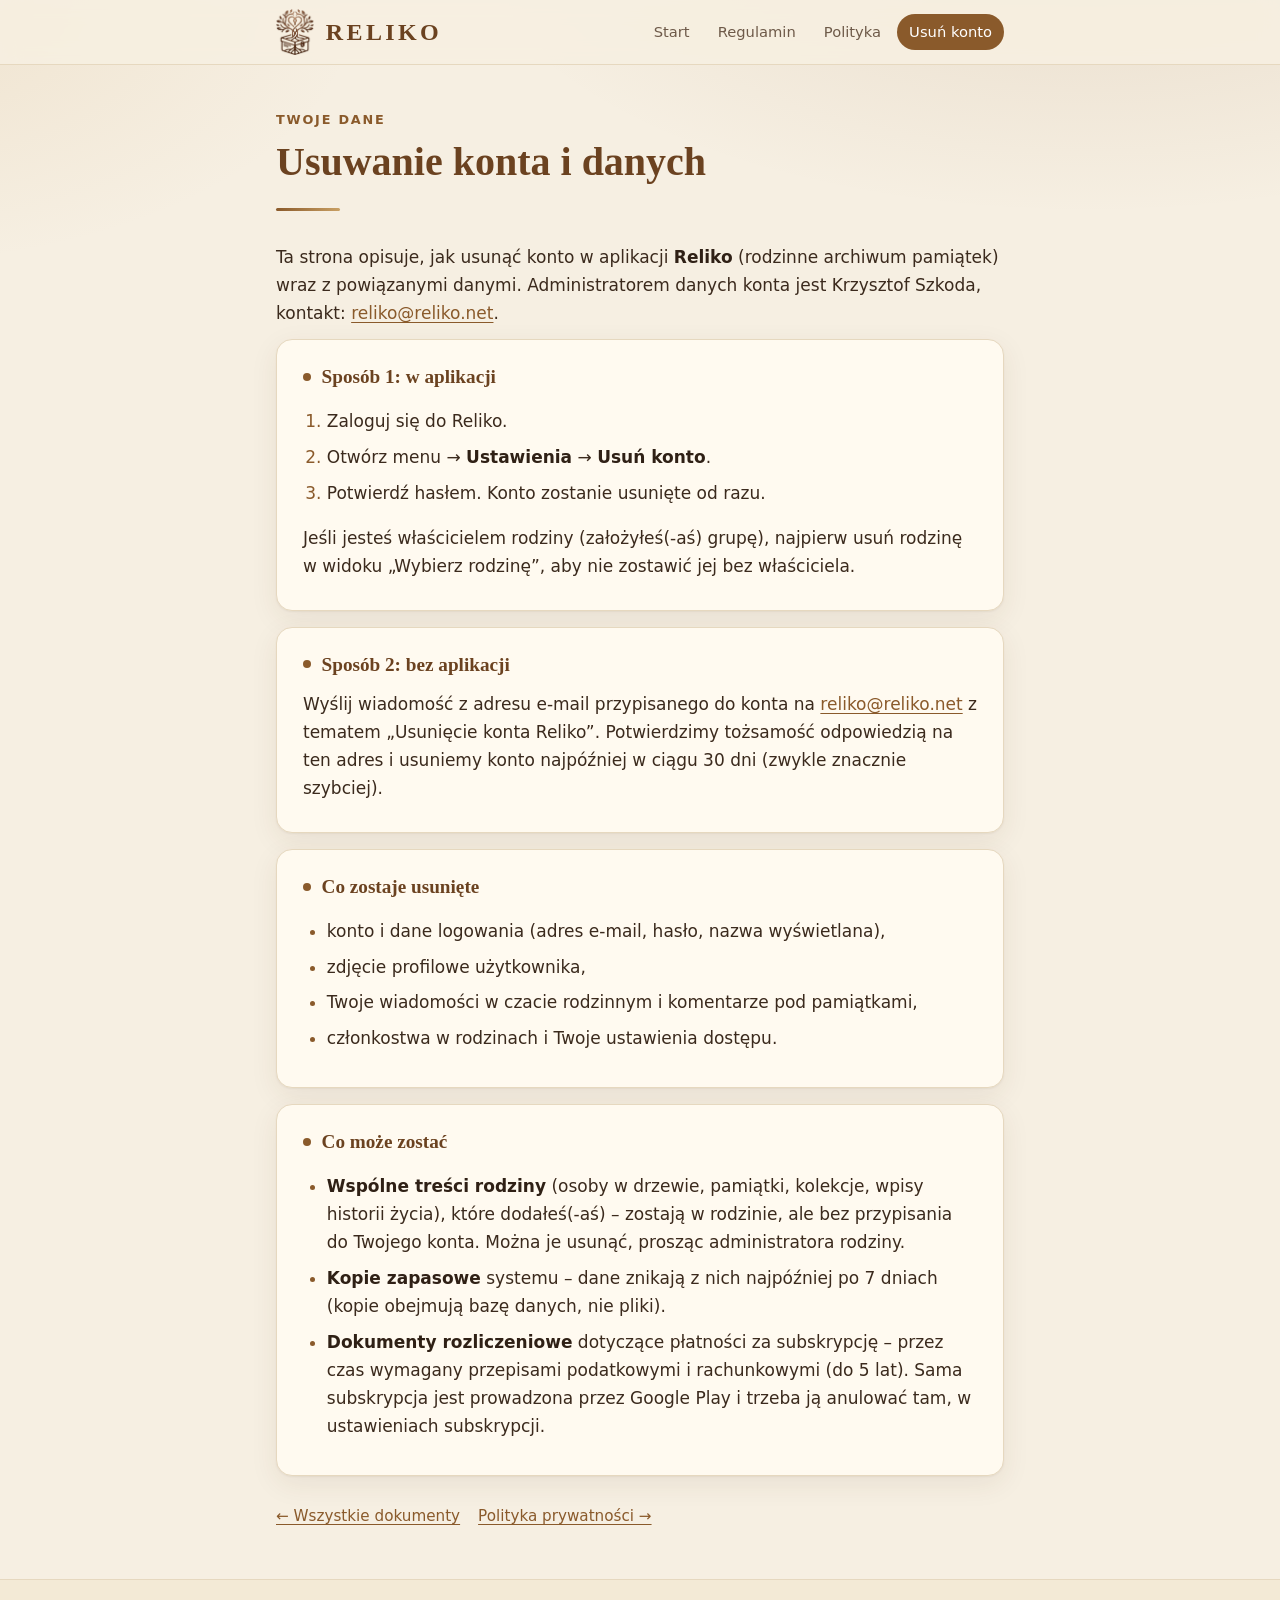
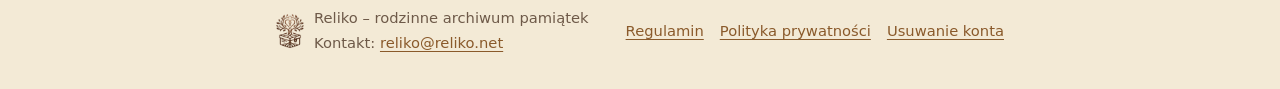
<file: usun-konto.html>
<!doctype html>
<html lang="pl">
<head>
<meta charset="utf-8">
<meta name="viewport" content="width=device-width, initial-scale=1">
<title>Usuwanie konta i danych – Reliko</title>
<meta name="description" content="Jak usunąć konto w aplikacji Reliko i co dzieje się z Twoimi danymi.">
<meta name="theme-color" content="#f6efe2">
<link rel="icon" type="image/png" sizes="32x32" href="img/favicon-32.png">
<link rel="icon" type="image/png" sizes="64x64" href="img/favicon-64.png">
<link rel="apple-touch-icon" href="img/apple-touch-icon.png">
<meta property="og:type" content="website">
<meta property="og:site_name" content="Reliko">
<meta property="og:title" content="Usuwanie konta i danych – Reliko">
<meta property="og:description" content="Jak usunąć konto w aplikacji Reliko i co dzieje się z Twoimi danymi.">
<meta property="og:image" content="https://legal.reliko.net/img/og.png">
<meta name="twitter:card" content="summary_large_image">
<link rel="stylesheet" href="style.css">
</head>
<body>
<header class="site-header"><div class="wrap">
  <a class="brand" href="index.html" aria-label="Reliko – strona główna"><img src="img/icon-header.png" alt="" width="40" height="46"><span>Reliko</span></a>
  <nav class="site-nav" aria-label="Główna nawigacja"><a href="index.html">Start</a><a href="regulamin.html">Regulamin</a><a href="polityka.html">Polityka</a><a href="usun-konto.html" aria-current="page">Usuń konto</a></nav>
</div></header>
<div class="wrap">
<div class="hero"><p class="eyebrow">Twoje dane</p><h1>Usuwanie konta i danych</h1></div>
<main class="page">
<p>Ta strona opisuje, jak usunąć konto w aplikacji <strong>Reliko</strong> (rodzinne archiwum pamiątek) wraz z powiązanymi danymi.
Administratorem danych konta jest <span>Krzysztof Szkoda</span>, kontakt: <a href="mailto:reliko@reliko.net"><span>reliko@reliko.net</span></a>.</p>
<section>
<h2>Sposób 1: w aplikacji</h2>
<ol>
  <li>Zaloguj się do Reliko.</li>
  <li>Otwórz menu → <strong>Ustawienia</strong> → <strong>Usuń konto</strong>.</li>
  <li>Potwierdź hasłem. Konto zostanie usunięte od razu.</li>
</ol>
<p>Jeśli jesteś właścicielem rodziny (założyłeś(-aś) grupę), najpierw usuń rodzinę w widoku „Wybierz rodzinę”, aby nie zostawić jej bez właściciela.</p>
</section>

<section>
<h2>Sposób 2: bez aplikacji</h2>
<p>Wyślij wiadomość z adresu e-mail przypisanego do konta na
<a href="mailto:reliko@reliko.net?subject=Usuni%C4%99cie%20konta%20Reliko"><span>reliko@reliko.net</span></a>
z tematem „Usunięcie konta Reliko”. Potwierdzimy tożsamość odpowiedzią na ten adres i usuniemy konto najpóźniej w ciągu 30 dni
(zwykle znacznie szybciej).</p>
</section>

<section>
<h2>Co zostaje usunięte</h2>
<ul>
  <li>konto i dane logowania (adres e-mail, hasło, nazwa wyświetlana),</li>
  <li>zdjęcie profilowe użytkownika,</li>
  <li>Twoje wiadomości w czacie rodzinnym i komentarze pod pamiątkami,</li>
  <li>członkostwa w rodzinach i Twoje ustawienia dostępu.</li>
</ul>
</section>

<section>
<h2>Co może zostać</h2>
<ul>
  <li><strong>Wspólne treści rodziny</strong> (osoby w drzewie, pamiątki, kolekcje, wpisy historii życia), które dodałeś(-aś) – zostają w rodzinie, ale bez przypisania do Twojego konta. Można je usunąć, prosząc administratora rodziny.</li>
  <li><strong>Kopie zapasowe</strong> systemu – dane znikają z nich najpóźniej po 7 dniach (kopie obejmują bazę danych, nie pliki).</li>
  <li><strong>Dokumenty rozliczeniowe</strong> dotyczące płatności za subskrypcję – przez czas wymagany przepisami podatkowymi i rachunkowymi (do 5 lat). Sama subskrypcja jest prowadzona przez Google Play i trzeba ją anulować tam, w ustawieniach subskrypcji.</li>
</ul>
</section>

<p class="back"><a href="index.html">← Wszystkie dokumenty</a><a href="polityka.html">Polityka prywatności →</a></p>
</main>
</div>
<footer class="site-footer"><div class="wrap">
  <div class="fbrand"><img src="img/icon-header.png" alt="" width="30" height="34"><p>Reliko – rodzinne archiwum pamiątek<br>Kontakt: <a href="mailto:reliko@reliko.net">reliko@reliko.net</a></p></div>
  <nav aria-label="Dokumenty"><a href="regulamin.html">Regulamin</a><a href="polityka.html">Polityka prywatności</a><a href="usun-konto.html">Usuwanie konta</a></nav>
</div></footer>
</body>
</html>
</file>
<file: style.css>
/* Reliko – wspólny styl stron (legal.reliko.net) */
:root {
  --bg:#f6efe2; --bg2:#efe3c8; --ink:#3b2a1d; --muted:#6e5a49;
  --accent:#8a5a2b; --accent-dark:#6b4220; --card:#fffaf0; --line:#e6d8bf;
  --shadow:0 1px 2px rgba(80,50,20,.06), 0 8px 28px rgba(80,50,20,.08);
  --serif:Georgia,"Times New Roman",serif;
  --sans:system-ui,-apple-system,"Segoe UI",Roboto,sans-serif;
}
* { box-sizing:border-box; }
html { scroll-behavior:smooth; scroll-padding-top:84px; }
body {
  margin:0; color:var(--ink); font:17px/1.65 var(--sans);
  background:
    radial-gradient(900px 420px at 85% -80px, rgba(138,90,43,.13), transparent 70%),
    radial-gradient(700px 380px at -10% 0, rgba(201,160,100,.16), transparent 70%),
    var(--bg);
  background-attachment:fixed;
  -webkit-font-smoothing:antialiased;
}
a { color:var(--accent); text-underline-offset:3px; }
a:hover { color:var(--accent-dark); }
.wrap { max-width:760px; margin:0 auto; padding:0 16px; }

/* ---------- nagłówek ---------- */
.site-header {
  position:sticky; top:0; z-index:10;
  background:rgba(246,239,226,.88); backdrop-filter:saturate(1.4) blur(10px);
  -webkit-backdrop-filter:saturate(1.4) blur(10px);
  border-bottom:1px solid var(--line);
}
.site-header .wrap { display:flex; align-items:center; justify-content:space-between; gap:12px; min-height:64px; }
.brand { display:flex; align-items:center; gap:12px; text-decoration:none; color:var(--ink); }
.brand img { height:46px; width:auto; display:block; }
.brand span { font:600 1.5rem/1 var(--serif); letter-spacing:.14em; text-transform:uppercase; color:var(--accent-dark); }
.site-nav { display:flex; gap:4px; flex-wrap:wrap; justify-content:flex-end; }
.site-nav a {
  text-decoration:none; color:var(--muted); font-size:.92rem; padding:6px 12px; border-radius:999px;
  transition:background .15s,color .15s;
}
.site-nav a:hover { background:rgba(138,90,43,.1); color:var(--accent-dark); }
.site-nav a[aria-current="page"] { background:var(--accent); color:#fff; }

/* ---------- nagłówek strony (tytuł) ---------- */
.hero { padding:44px 0 20px; }
.eyebrow { font-size:.8rem; letter-spacing:.14em; text-transform:uppercase; color:var(--accent); font-weight:600; margin:0 0 8px; }
.hero h1 { font:600 clamp(1.8rem,5vw,2.5rem)/1.2 var(--serif); color:var(--accent-dark); margin:0 0 10px; }
.hero .meta { color:var(--muted); margin:0; font-size:.95rem; }
.hero .meta a { word-break:break-all; }
.hero::after { content:""; display:block; width:64px; height:3px; border-radius:3px; margin-top:22px;
  background:linear-gradient(90deg,var(--accent),#c9a064); }

/* ---------- spis treści ---------- */
.toc { background:var(--card); border:1px solid var(--line); border-radius:14px; padding:6px 20px 14px; margin:8px 0 20px; box-shadow:var(--shadow); }
.toc summary { cursor:pointer; font:600 1.05rem var(--serif); color:var(--accent-dark); padding:10px 0; list-style-position:inside; }
.toc ol { margin:0; padding:0; list-style:none; columns:2 260px; column-gap:28px; }
.toc li { margin:0; break-inside:avoid; }
.toc a { display:block; padding:4px 0; font-size:.93rem; text-decoration:none; line-height:1.4; }
.toc a:hover { text-decoration:underline; }

/* ---------- treść dokumentów ---------- */
main { padding-bottom:40px; }
main.doc .doc-card, main.page > section {
  background:var(--card); border:1px solid var(--line); border-radius:16px; box-shadow:var(--shadow);
}
main.doc .doc-card { padding:12px clamp(18px,4vw,36px) 32px; }
main.page > section { padding:6px clamp(18px,3vw,26px) 18px; margin:0 0 16px; }
h2 { font:600 1.2rem/1.3 var(--serif); color:var(--accent-dark); margin:1.9em 0 .5em; }
.doc-card > h2:first-child { margin-top:1em; }
main.doc h2 { padding-bottom:.35em; border-bottom:1px solid var(--line); }
main.page h2 { font-size:1.2rem; margin-top:1em; }
main.page h2::before { content:""; display:inline-block; width:8px; height:8px; border-radius:50%; background:var(--accent); margin-right:.55em; vertical-align:.12em; }
p { margin:.7em 0; }
ol, ul { padding-left:1.4em; } li { margin:.45em 0; }
li::marker { color:var(--accent); }
strong { color:#2f2015; }
.todo { background:#fff3cd; padding:0 .25em; border-radius:4px; }
.tw { overflow-x:auto; margin:1em -4px; padding:0 4px; }
table { border-collapse:collapse; font-size:.9rem; margin:0; min-width:560px; width:100%; }
th, td { border:1px solid #d9c9a8; padding:8px 10px; vertical-align:top; text-align:left; }
th { background:var(--bg2); font-weight:600; }
tbody tr:nth-child(even) td { background:rgba(246,239,226,.55); }
.back { margin-top:28px; display:flex; flex-wrap:wrap; gap:8px 18px; font-size:.95rem; }

/* ---------- strona startowa ---------- */
.landing { text-align:center; padding:48px 0 12px; }
.landing img.logo { height:clamp(200px,34vw,270px); width:auto; display:block; margin:0 auto 6px;
  filter:drop-shadow(0 6px 10px rgba(107,66,32,.10)); }
.landing .tagline { font:italic 1.25rem/1.45 var(--serif); color:var(--accent-dark); margin:8px auto 4px; max-width:30ch; }
.landing .lead { color:var(--muted); margin:6px auto 0; max-width:46ch; }
.choices { display:grid; gap:16px; margin:34px 0 8px; grid-template-columns:repeat(auto-fit,minmax(210px,1fr)); }
a.choice {
  display:flex; flex-direction:column; gap:6px; text-align:left;
  background:var(--card); border:1px solid var(--line); border-radius:16px; padding:22px 20px;
  text-decoration:none; color:var(--ink); box-shadow:var(--shadow);
  transition:transform .15s, border-color .15s, box-shadow .15s;
}
a.choice:hover, a.choice:focus-visible { transform:translateY(-3px); border-color:var(--accent); box-shadow:0 2px 4px rgba(80,50,20,.08),0 14px 34px rgba(138,90,43,.2); outline:none; }
a.choice .ico { width:44px; height:44px; border-radius:12px; display:grid; place-items:center; background:var(--bg2); color:var(--accent); margin-bottom:6px; }
a.choice .ico svg { width:24px; height:24px; }
a.choice strong { font:600 1.15rem var(--serif); color:var(--accent-dark); }
a.choice span.d { color:var(--muted); font-size:.93rem; line-height:1.5; }
a.choice .go { margin-top:auto; padding-top:10px; color:var(--accent); font-weight:600; font-size:.9rem; }

/* ---------- stopka ---------- */
.site-footer { border-top:1px solid var(--line); background:rgba(239,227,200,.45); padding:26px 0 34px; color:var(--muted); font-size:.92rem; }
.site-footer .wrap { display:flex; flex-wrap:wrap; align-items:center; justify-content:space-between; gap:14px 24px; }
.site-footer .fbrand { display:flex; align-items:center; gap:10px; }
.site-footer .fbrand img { height:34px; width:auto; }
.site-footer nav { display:flex; flex-wrap:wrap; gap:6px 16px; }
.site-footer p { margin:0; }

@media (max-width:560px) {
  body { font-size:16.5px; }
  .brand span { display:none; }
  .site-nav a { padding:6px 9px; font-size:.86rem; }
  .hero { padding-top:30px; }
}
@media (prefers-reduced-motion:reduce) { html { scroll-behavior:auto; } a.choice { transition:none; } a.choice:hover { transform:none; } }
@media print {
  .site-header, .toc, .site-footer, .back { display:none; }
  body { background:#fff; font-size:11pt; }
  main.doc .doc-card, main.page > section { box-shadow:none; border:0; padding:0; }
}
</file>
